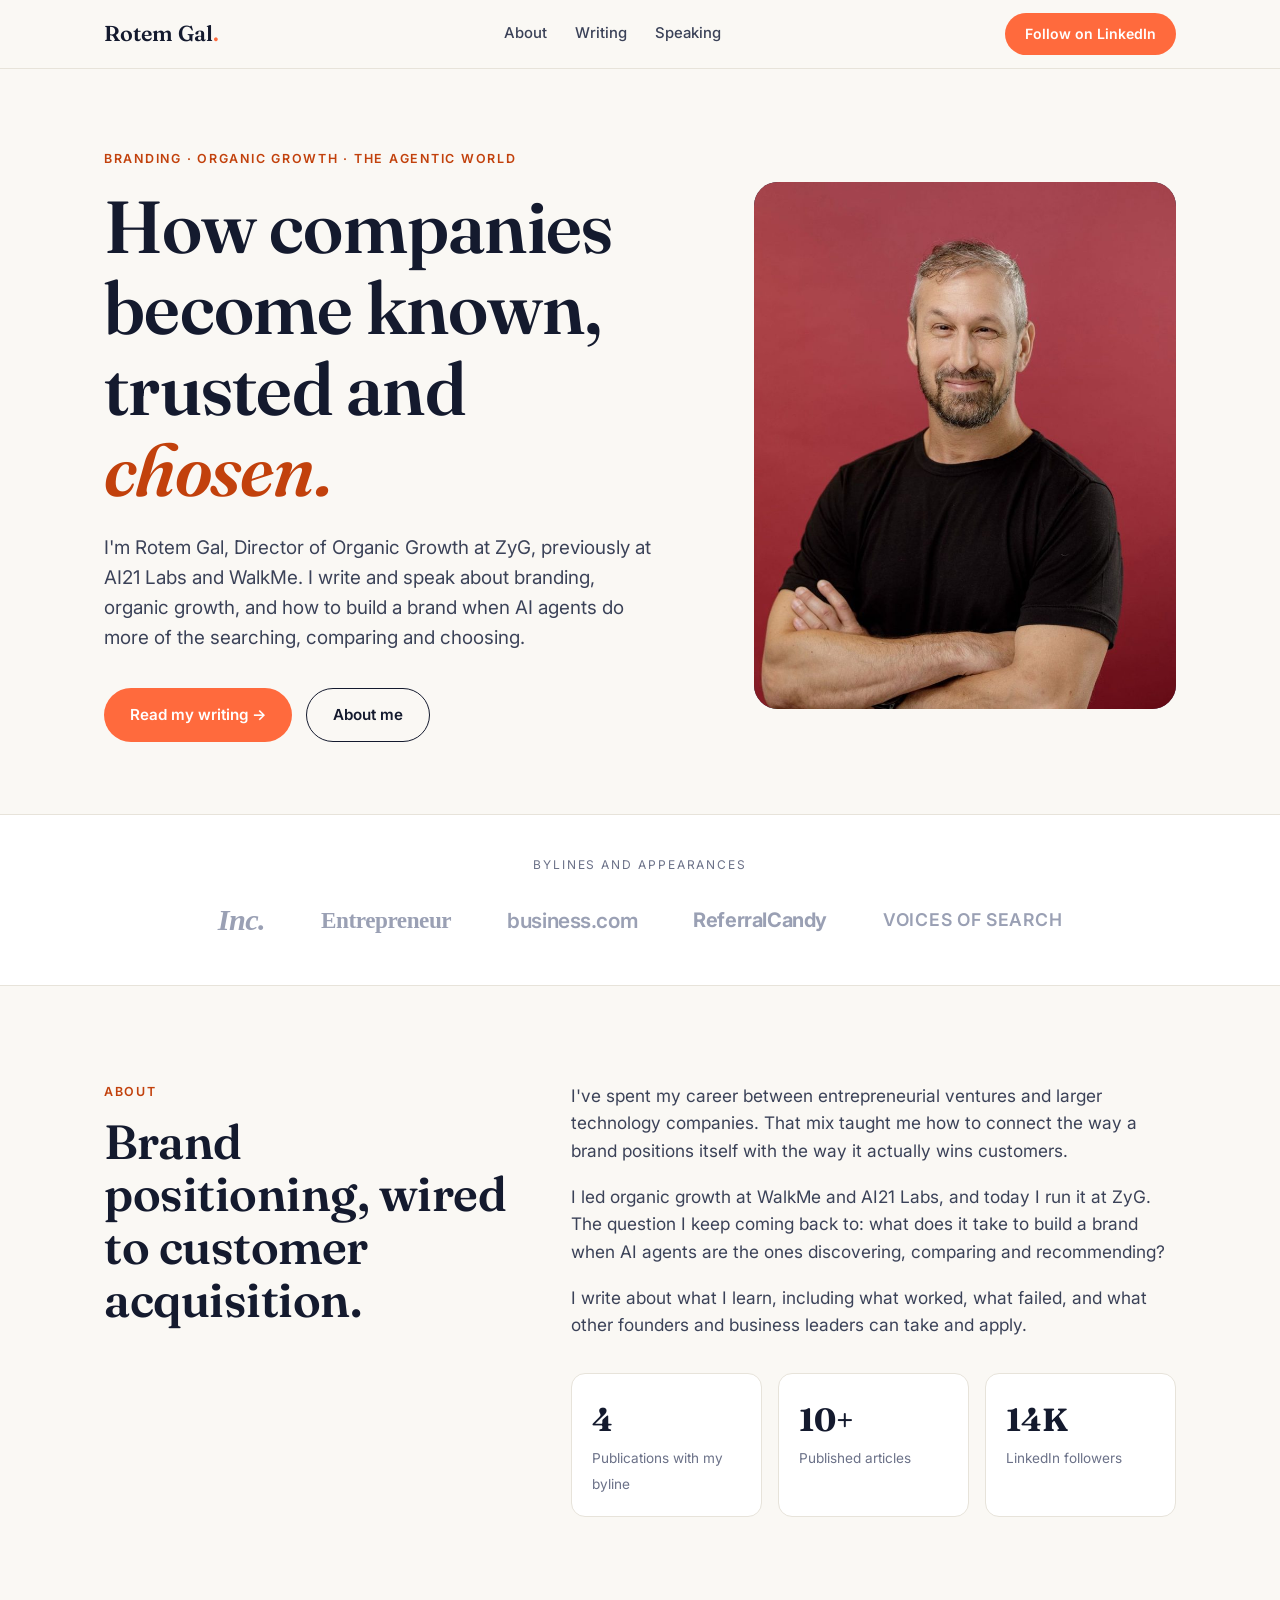
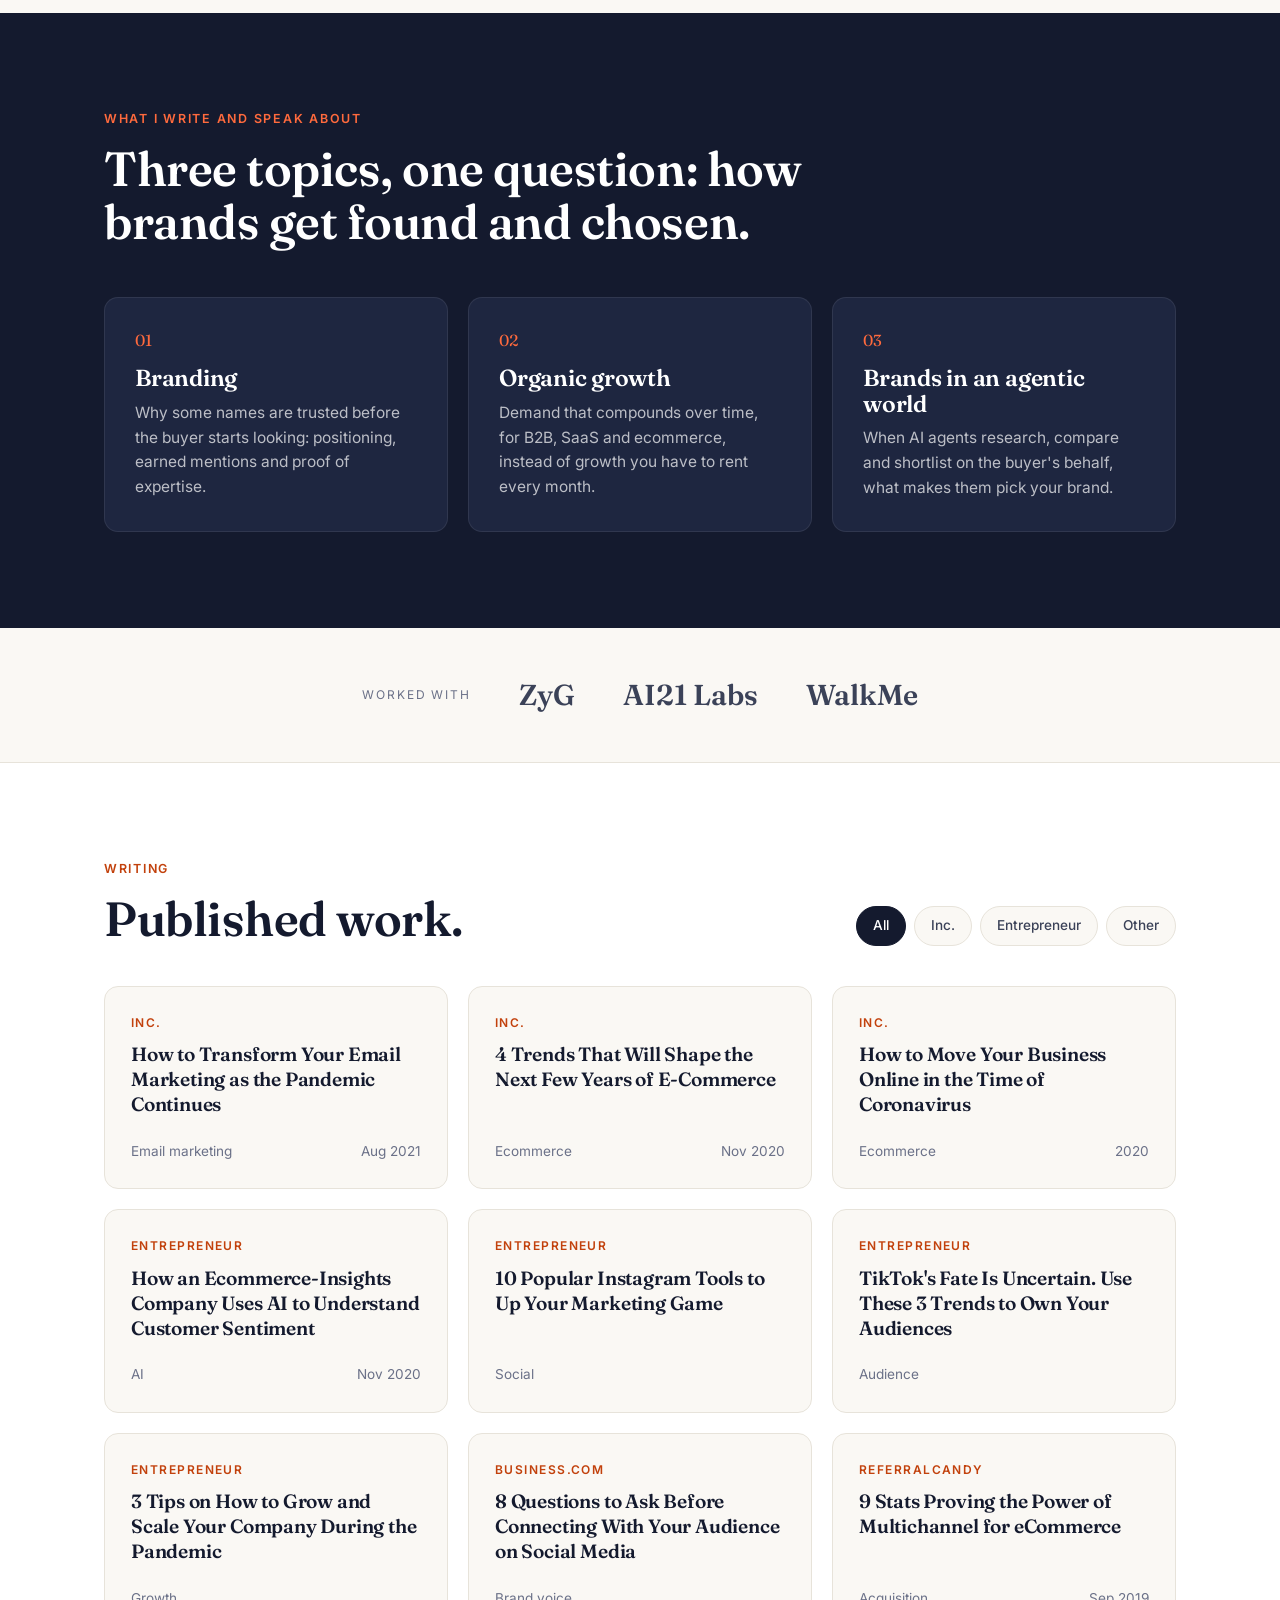
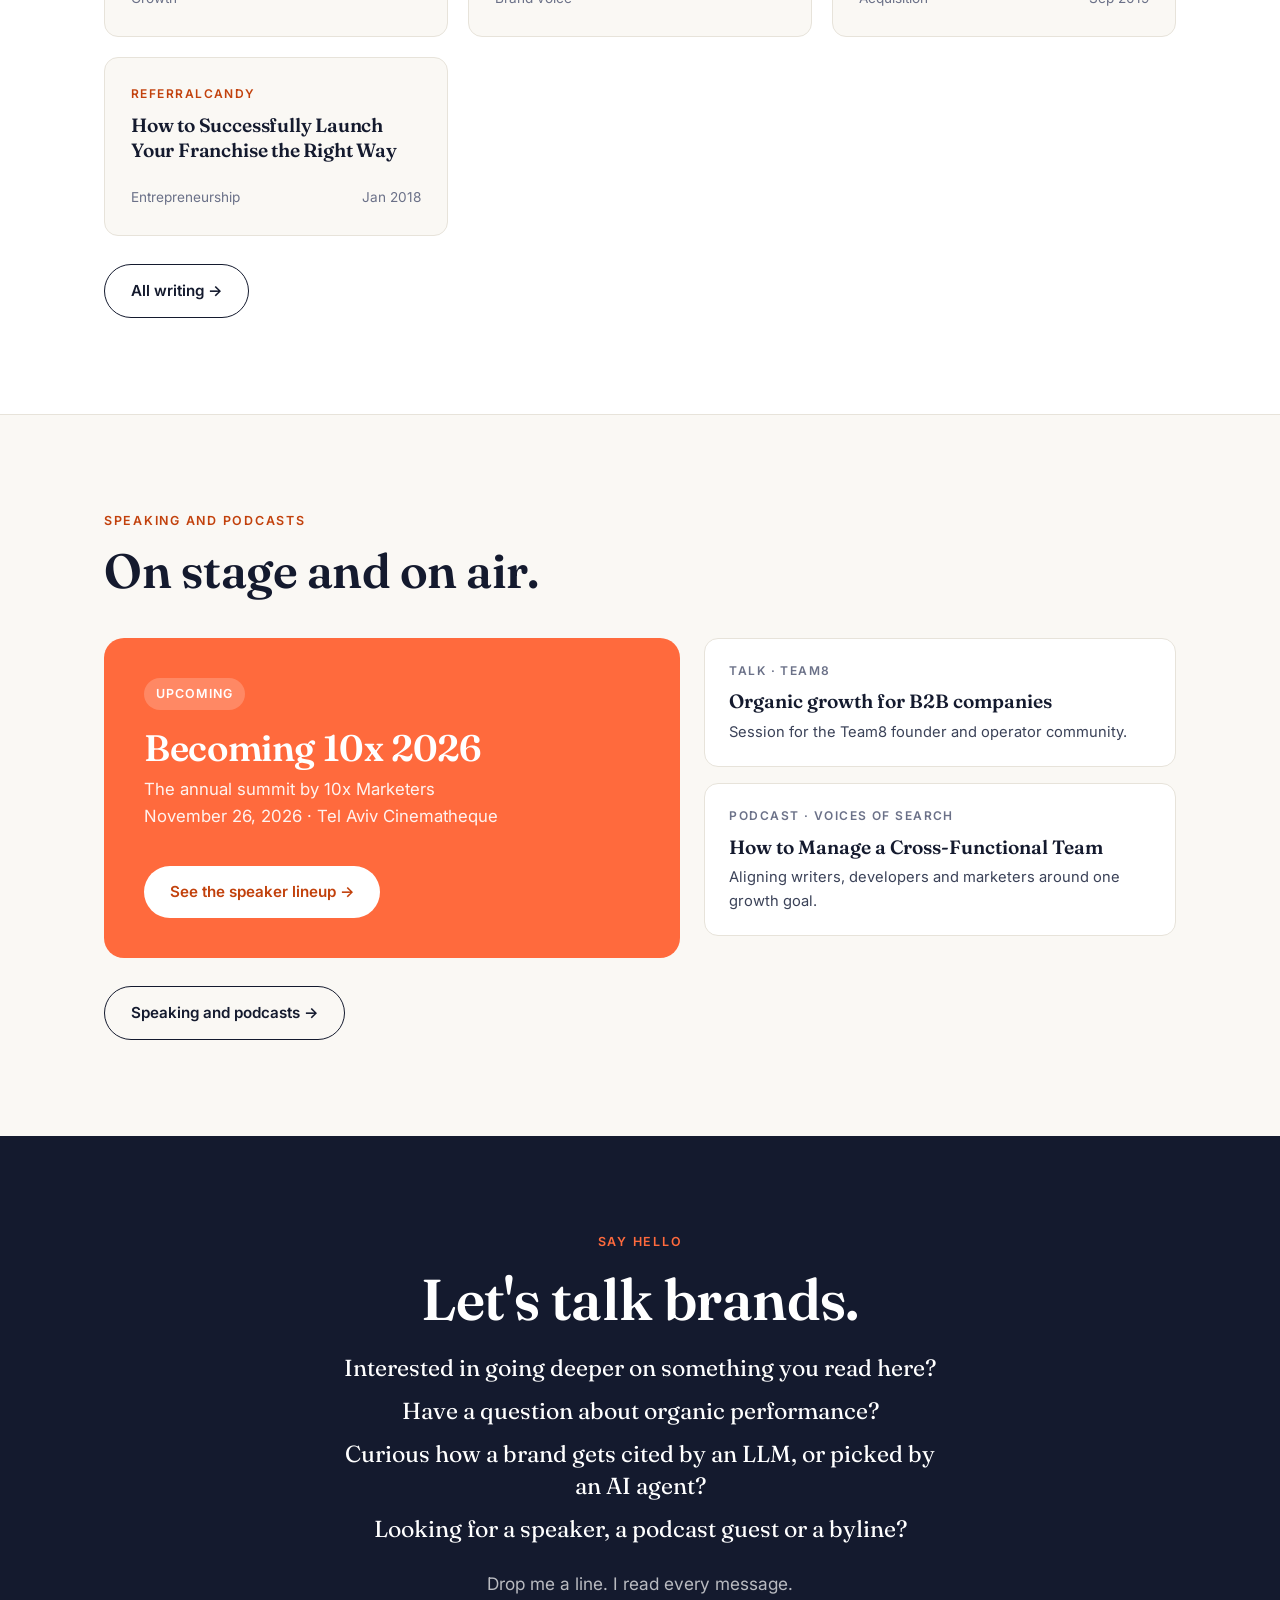
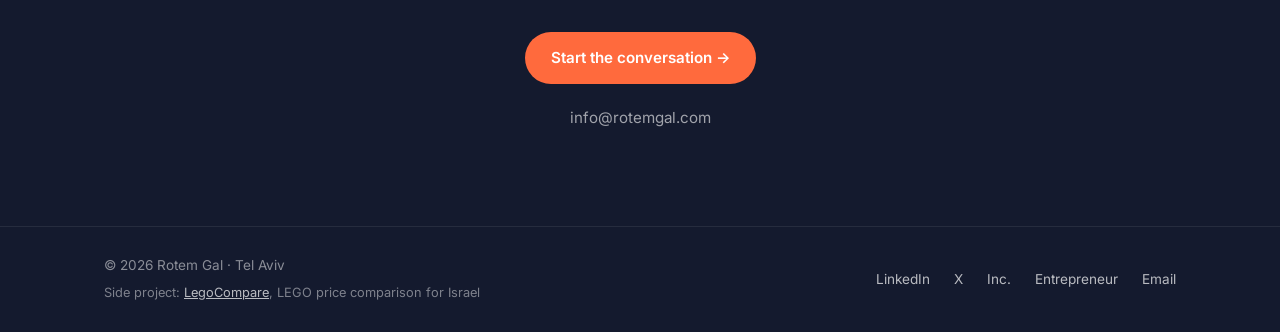
<file: index.html>
<!doctype html>
<html lang="en">
<head>
<meta charset="utf-8">
<meta name="viewport" content="width=device-width, initial-scale=1">
<title>Rotem Gal - Branding and Organic Growth in an Agentic World</title>
<meta name="description" content="Rotem Gal writes and speaks about branding, organic growth and how to build brands in an agentic world. Director of Organic Growth at ZyG, previously AI21 Labs and WalkMe.">
<link rel="canonical" href="https://www.rotem-gal.com/">
<meta name="author" content="Rotem Gal">
<meta property="og:type" content="profile">
<meta property="og:site_name" content="Rotem Gal">
<meta property="og:title" content="Rotem Gal - Branding and Organic Growth in an Agentic World">
<meta property="og:description" content="Rotem Gal writes and speaks about branding, organic growth and how to build brands in an agentic world. Director of Organic Growth at ZyG, previously AI21 Labs and WalkMe.">
<meta property="og:url" content="https://www.rotem-gal.com/">
<meta property="og:image" content="https://www.rotem-gal.com/og-image.png">
<meta property="og:image:width" content="1200">
<meta property="og:image:height" content="630">
<meta name="twitter:card" content="summary_large_image">
<meta name="twitter:site" content="@gal_rotem">
<meta name="twitter:creator" content="@gal_rotem">
<link rel="icon" href="/icon-192.png" type="image/png" sizes="192x192">
<link rel="icon" href="/favicon-96x96.png" type="image/png" sizes="96x96">
<link rel="icon" href="/favicon.ico" sizes="48x48">
<link rel="apple-touch-icon" href="/apple-touch-icon.png">
<link rel="manifest" href="/site.webmanifest">
<link rel="alternate" type="text/plain" href="/llms.txt" title="llms.txt">
<meta name="theme-color" content="#141a2e">
<meta property="og:image:alt" content="Rotem Gal">
<link rel="preconnect" href="https://fonts.googleapis.com">
<link rel="preconnect" href="https://fonts.gstatic.com" crossorigin>
<link href="https://fonts.googleapis.com/css2?family=Fraunces:opsz,wght@9..144,400;9..144,600&family=Inter:wght@400;500;600&display=swap" rel="stylesheet">
<link rel="stylesheet" href="/styles.css">
<script type="application/ld+json">
{
 "@context": "https://schema.org",
 "@graph": [
  {
   "@type": "WebSite",
   "@id": "https://www.rotem-gal.com/#website",
   "url": "https://www.rotem-gal.com/",
   "name": "Rotem Gal",
   "inLanguage": "en",
   "publisher": {
    "@id": "https://www.rotem-gal.com/#person"
   },
   "about": {
    "@id": "https://www.rotem-gal.com/#person"
   }
  },
  {
   "@type": "Person",
   "@id": "https://www.rotem-gal.com/#person",
   "name": "Rotem Gal",
   "alternateName": "רותם גל",
   "url": "https://www.rotem-gal.com/",
   "mainEntityOfPage": "https://www.rotem-gal.com/about",
   "description": "Rotem Gal is an organic growth leader who writes and speaks about branding, organic growth, and how companies can build their brands as AI agents take on more of the work of searching, comparing, and choosing.",
   "email": "mailto:info@rotemgal.com",
   "jobTitle": "Director of Organic Growth",
   "worksFor": {
    "@type": "Organization",
    "name": "ZyG",
    "url": "https://www.zyg.com/",
    "sameAs": "https://www.wikidata.org/wiki/Q141575251"
   },
   "alumniOf": [
    {
     "@type": "CollegeOrUniversity",
     "name": "Netanya Academic College",
     "sameAs": "https://www.wikidata.org/wiki/Q2905352"
    },
    {
     "@type": "Organization",
     "name": "AI21 Labs",
     "url": "https://www.ai21.com/",
     "sameAs": "https://www.wikidata.org/wiki/Q113030551"
    },
    {
     "@type": "Organization",
     "name": "WalkMe",
     "url": "https://www.walkme.com/",
     "sameAs": "https://www.wikidata.org/wiki/Q18156830"
    }
   ],
   "homeLocation": {
    "@type": "Place",
    "name": "Tel Aviv, Israel"
   },
   "nationality": {
    "@type": "Country",
    "name": "Israel"
   },
   "birthDate": "1984",
   "birthPlace": {
    "@type": "Place",
    "name": "Tel Aviv, Israel"
   },
   "gender": "Male",
   "hasOccupation": [
    {
     "@type": "Occupation",
     "name": "Organic growth leader"
    },
    {
     "@type": "Occupation",
     "name": "Marketer"
    },
    {
     "@type": "Occupation",
     "name": "Writer"
    }
   ],
   "knowsLanguage": [
    "en",
    "he"
   ],
   "knowsAbout": [
    "Branding",
    "Brand building",
    "Organic growth",
    "AI agents",
    "Agentic commerce",
    "Ecommerce",
    "Customer behavior"
   ],
   "sameAs": [
    "https://www.linkedin.com/in/rotemgal/",
    "https://x.com/gal_rotem",
    "https://www.inc.com/author/rotem-gal",
    "https://www.entrepreneur.com/author/rotem-gal",
    "https://www.referralcandy.com/author/rotemg",
    "https://www.wikidata.org/wiki/Q141575278"
   ],
   "image": {
    "@type": "ImageObject",
    "url": "https://www.rotem-gal.com/images/rotem-gal-square.jpg",
    "caption": "Rotem Gal"
   }
  },
  {
   "@type": "ProfilePage",
   "@id": "https://www.rotem-gal.com/#webpage",
   "url": "https://www.rotem-gal.com/",
   "name": "Rotem Gal - Branding and Organic Growth in an Agentic World",
   "description": "Rotem Gal writes and speaks about branding, organic growth and how to build brands in an agentic world. Director of Organic Growth at ZyG, previously AI21 Labs and WalkMe.",
   "isPartOf": {
    "@id": "https://www.rotem-gal.com/#website"
   },
   "about": {
    "@id": "https://www.rotem-gal.com/#person"
   },
   "inLanguage": "en",
   "mainEntity": {
    "@id": "https://www.rotem-gal.com/#person"
   }
  }
 ]
}
</script>
</head>
<body>

<header>
  <nav class="wrap">
    <a href="/" class="logo">Rotem Gal<span>.</span></a>
    <ul class="nav-links">
      <li><a href="/about">About</a></li>
      <li><a href="/writing">Writing</a></li>
      <li><a href="/speaking">Speaking</a></li>
    </ul>
    <a href="https://www.linkedin.com/in/rotemgal/" target="_blank" rel="noopener me" class="btn btn-primary nav-cta">Follow on LinkedIn</a>
  </nav>
</header>

<main>

<!-- HERO -->
<section class="hero">
  <div class="wrap hero-grid">
    <div>
      <div class="eyebrow">Branding · Organic growth · The agentic world</div>
      <h1>How companies become known, trusted and <em>chosen.</em></h1>
      <p class="lead">I'm Rotem Gal, Director of Organic Growth at ZyG, previously at AI21 Labs and WalkMe. I write and speak about branding, organic growth, and how to build a brand when AI agents do more of the searching, comparing and choosing.</p>
      <div class="hero-ctas">
        <a href="#writing" class="btn btn-primary">Read my writing &rarr;</a>
        <a href="/about" class="btn btn-ghost">About me</a>
      </div>
    </div>
    <div class="portrait">
      <img src="/images/rotem-gal-800.jpg" srcset="/images/rotem-gal-800.jpg 800w, /images/rotem-gal.jpg 1200w" sizes="(max-width:900px) 380px, 440px" width="800" height="1000" alt="Rotem Gal" fetchpriority="high">
    </div>
  </div>
</section>

<!-- FEATURED IN -->
<div class="featured">
  <div class="wrap">
    <div class="label">Bylines and appearances</div>
    <div class="logo-row">
      <a href="https://www.inc.com/author/rotem-gal" target="_blank" rel="noopener" class="wm wm-inc">Inc.</a>
      <a href="https://www.entrepreneur.com/author/rotem-gal" target="_blank" rel="noopener" class="wm wm-ent">Entrepreneur</a>
      <a href="https://www.business.com/articles/questions-before-connecting-audience-on-social-media/" target="_blank" rel="noopener" class="wm wm-biz">business.com</a>
      <a href="https://www.referralcandy.com/author/rotemg" target="_blank" rel="noopener" class="wm wm-rc">ReferralCandy</a>
      <a href="https://www.ivoox.com/en/how-to-manage-a-cross-functional-team-audios-mp3_rf_137171899_1.html" target="_blank" rel="noopener" class="wm wm-voices">Voices of Search</a>
    </div>
  </div>
</div>

<!-- ABOUT -->
<section id="about" class="about">
  <div class="wrap about-grid">
    <div>
      <div class="eyebrow">About</div>
      <h2>Brand positioning, wired to customer acquisition.</h2>
    </div>
    <div class="about-body">
      <p>I've spent my career between entrepreneurial ventures and larger technology companies. That mix taught me how to connect the way a brand positions itself with the way it actually wins customers.</p>
      <p>I led organic growth at WalkMe and AI21 Labs, and today I run it at ZyG. The question I keep coming back to: what does it take to build a brand when AI agents are the ones discovering, comparing and recommending?</p>
      <p>I write about what I learn, including what worked, what failed, and what other founders and business leaders can take and apply.</p>
      <div class="stats">
        <div class="stat"><b>4</b><span>Publications with my byline</span></div>
        <div class="stat"><b>10+</b><span>Published articles</span></div>
        <div class="stat"><b>14K</b><span>LinkedIn followers</span></div>
      </div>
    </div>
  </div>
</section>

<!-- FOCUS -->
<section class="focus">
  <div class="wrap">
    <div class="eyebrow">What I write and speak about</div>
    <h2>Three topics, one question: how brands get found and chosen.</h2>
    <div class="focus-grid">
      <div class="focus-card">
        <div class="n">01</div>
        <h3>Branding</h3>
        <p>Why some names are trusted before the buyer starts looking: positioning, earned mentions and proof of expertise.</p>
      </div>
      <div class="focus-card">
        <div class="n">02</div>
        <h3>Organic growth</h3>
        <p>Demand that compounds over time, for B2B, SaaS and ecommerce, instead of growth you have to rent every month.</p>
      </div>
      <div class="focus-card">
        <div class="n">03</div>
        <h3>Brands in an agentic world</h3>
        <p>When AI agents research, compare and shortlist on the buyer's behalf, what makes them pick your brand.</p>
      </div>
    </div>
  </div>
</section>

<!-- COMPANIES -->
<div class="worked">
  <div class="wrap">
    <span class="label">Worked with</span>
    <span class="co">ZyG</span>
    <span class="co">AI21 Labs</span>
    <span class="co">WalkMe</span>
  </div>
</div>

<!-- WRITING -->
<section id="writing" class="writing">
  <div class="wrap">
    <div class="sec-head">
      <div>
        <div class="eyebrow">Writing</div>
        <h2>Published work.</h2>
      </div>
      <div class="filters" role="group" aria-label="Filter by publication">
        <button class="on" data-f="all">All</button>
        <button data-f="inc">Inc.</button>
        <button data-f="ent">Entrepreneur</button>
        <button data-f="other">Other</button>
      </div>
    </div>
    <div class="articles">
      <a class="article" data-p="inc" href="https://www.inc.com/rotem-gal/how-to-transform-your-email-marketing-as-pandemic-continues.html" target="_blank" rel="noopener">
        <div><div class="pub">Inc.</div><h3>How to Transform Your Email Marketing as the Pandemic Continues</h3></div>
        <div class="meta"><span>Email marketing</span><span>Aug 2021</span></div>
      </a>
      <a class="article" data-p="inc" href="https://www.inc.com/rotem-gal/4-trends-that-will-shape-next-few-years-of-e-commerce.html" target="_blank" rel="noopener">
        <div><div class="pub">Inc.</div><h3>4 Trends That Will Shape the Next Few Years of E-Commerce</h3></div>
        <div class="meta"><span>Ecommerce</span><span>Nov 2020</span></div>
      </a>
      <a class="article" data-p="inc" href="https://www.inc.com/rotem-gal/how-to-move-your-business-online-in-time-of-coronavirus.html" target="_blank" rel="noopener">
        <div><div class="pub">Inc.</div><h3>How to Move Your Business Online in the Time of Coronavirus</h3></div>
        <div class="meta"><span>Ecommerce</span><span>2020</span></div>
      </a>
      <a class="article" data-p="ent" href="https://www.entrepreneur.com/science-technology/how-an-ecommerce-insights-company-uses-ai-to-understand/358765" target="_blank" rel="noopener">
        <div><div class="pub">Entrepreneur</div><h3>How an Ecommerce-Insights Company Uses AI to Understand Customer Sentiment</h3></div>
        <div class="meta"><span>AI</span><span>Nov 2020</span></div>
      </a>
      <a class="article" data-p="ent" href="https://www.entrepreneur.com/growing-a-business/10-popular-instagram-tools-to-up-your-marketing-game/366358" target="_blank" rel="noopener">
        <div><div class="pub">Entrepreneur</div><h3>10 Popular Instagram Tools to Up Your Marketing Game</h3></div>
        <div class="meta"><span>Social</span><span></span></div>
      </a>
      <a class="article" data-p="ent" href="https://www.entrepreneur.com/business-news/tiktoks-fate-is-uncertain-use-these-3-trends-to-own-your/356296" target="_blank" rel="noopener">
        <div><div class="pub">Entrepreneur</div><h3>TikTok's Fate Is Uncertain. Use These 3 Trends to Own Your Audiences</h3></div>
        <div class="meta"><span>Audience</span><span></span></div>
      </a>
      <a class="article" data-p="ent" href="https://www.entrepreneur.com/growing-a-business/3-tips-on-how-to-grow-and-scale-your-company-during-the/357573" target="_blank" rel="noopener">
        <div><div class="pub">Entrepreneur</div><h3>3 Tips on How to Grow and Scale Your Company During the Pandemic</h3></div>
        <div class="meta"><span>Growth</span><span></span></div>
      </a>
      <a class="article" data-p="other" href="https://www.business.com/articles/questions-before-connecting-audience-on-social-media/" target="_blank" rel="noopener">
        <div><div class="pub">business.com</div><h3>8 Questions to Ask Before Connecting With Your Audience on Social Media</h3></div>
        <div class="meta"><span>Brand voice</span><span></span></div>
      </a>
      <a class="article" data-p="other" href="https://www.referralcandy.com/blog/multichannel-statistics/" target="_blank" rel="noopener">
        <div><div class="pub">ReferralCandy</div><h3>9 Stats Proving the Power of Multichannel for eCommerce</h3></div>
        <div class="meta"><span>Acquisition</span><span>Sep 2019</span></div>
      </a>
      <a class="article" data-p="other" href="https://www.referralcandy.com/blog/franchise-launch/" target="_blank" rel="noopener">
        <div><div class="pub">ReferralCandy</div><h3>How to Successfully Launch Your Franchise the Right Way</h3></div>
        <div class="meta"><span>Entrepreneurship</span><span>Jan 2018</span></div>
      </a>
    </div>
    <p style="margin-top:28px"><a href="/writing" class="btn btn-ghost">All writing &rarr;</a></p>
  </div>
</section>

<!-- SPEAKING -->
<section id="speaking">
  <div class="wrap">
    <div class="eyebrow">Speaking and podcasts</div>
    <h2 style="font-size:clamp(2rem,4vw,3rem);margin-top:14px">On stage and on air.</h2>
    <div class="speak-grid">
      <div class="event-main">
        <div>
          <span class="tag">Upcoming</span>
          <h3>Becoming 10x 2026</h3>
          <div class="when">The annual summit by 10x Marketers<br>November 26, 2026 · Tel Aviv Cinematheque</div>
        </div>
        <a href="https://www.becoming10x.com/#speakers" target="_blank" rel="noopener" class="btn">See the speaker lineup &rarr;</a>
      </div>
      <div class="event-list">
        <a class="event" href="https://www.linkedin.com/posts/rotemgal_spoke-at-team8-yesterday-about-why-seo-still-activity-7326237999241867264-Nn3J" target="_blank" rel="noopener">
          <div class="kind">Talk · Team8</div>
          <h4>Organic growth for B2B companies</h4>
          <p>Session for the Team8 founder and operator community.</p>
        </a>
        <a class="event" href="https://www.ivoox.com/en/how-to-manage-a-cross-functional-team-audios-mp3_rf_137171899_1.html" target="_blank" rel="noopener">
          <div class="kind">Podcast · Voices of Search</div>
          <h4>How to Manage a Cross-Functional Team</h4>
          <p>Aligning writers, developers and marketers around one growth goal.</p>
        </a>
      </div>
    </div>
    <p style="margin-top:28px"><a href="/speaking" class="btn btn-ghost">Speaking and podcasts &rarr;</a></p>
  </div>
</section>

<!-- CONTACT -->
<section id="contact" class="contact">
  <div class="wrap">
    <div class="eyebrow">Say hello</div>
    <h2>Let's talk brands.</h2>
    <ul class="asks">
      <li>Interested in going deeper on something you read here?</li>
      <li>Have a question about organic performance?</li>
      <li>Curious how a brand gets cited by an LLM, or picked by an AI agent?</li>
      <li>Looking for a speaker, a podcast guest or a byline?</li>
    </ul>
    <p>Drop me a line. I read every message.</p>
    <a href="mailto:info@rotemgal.com?subject=Hi%20Rotem" class="btn btn-primary">Start the conversation &rarr;</a>
    <span class="mail">info@rotemgal.com</span>
  </div>
</section>


</main>

<footer>
  <div class="wrap">
    <span>&copy; <span id="y">2026</span> Rotem Gal · Tel Aviv<br><span class="side">Side project: <a href="https://www.legocompare.com/" target="_blank" rel="noopener">LegoCompare</a>, LEGO price comparison for Israel</span></span>
    <span>
      <a href="https://www.linkedin.com/in/rotemgal/" target="_blank" rel="noopener me">LinkedIn</a>
      <a href="https://x.com/gal_rotem" target="_blank" rel="noopener me">X</a>
      <a href="https://www.inc.com/author/rotem-gal" target="_blank" rel="noopener me">Inc.</a>
      <a href="https://www.entrepreneur.com/author/rotem-gal" target="_blank" rel="noopener me">Entrepreneur</a>
      <a href="mailto:info@rotemgal.com">Email</a>
    </span>
  </div>
</footer>

<script>
  document.getElementById('y').textContent = new Date().getFullYear();
  document.querySelectorAll('.filters button').forEach((b, _, all) => b.addEventListener('click', () => {
    all.forEach(x => x.classList.remove('on')); b.classList.add('on');
    document.querySelectorAll('.article').forEach(a => {
      a.style.display = (b.dataset.f === 'all' || a.dataset.p === b.dataset.f) ? '' : 'none';
    });
  }));
  document.querySelectorAll('[data-copy]').forEach(b => b.addEventListener('click', () => {
    navigator.clipboard.writeText(document.getElementById(b.dataset.copy).innerText);
    b.textContent = 'Copied'; setTimeout(() => b.textContent = 'Copy', 1500);
  }));
</script>
</body>
</html>
</file>
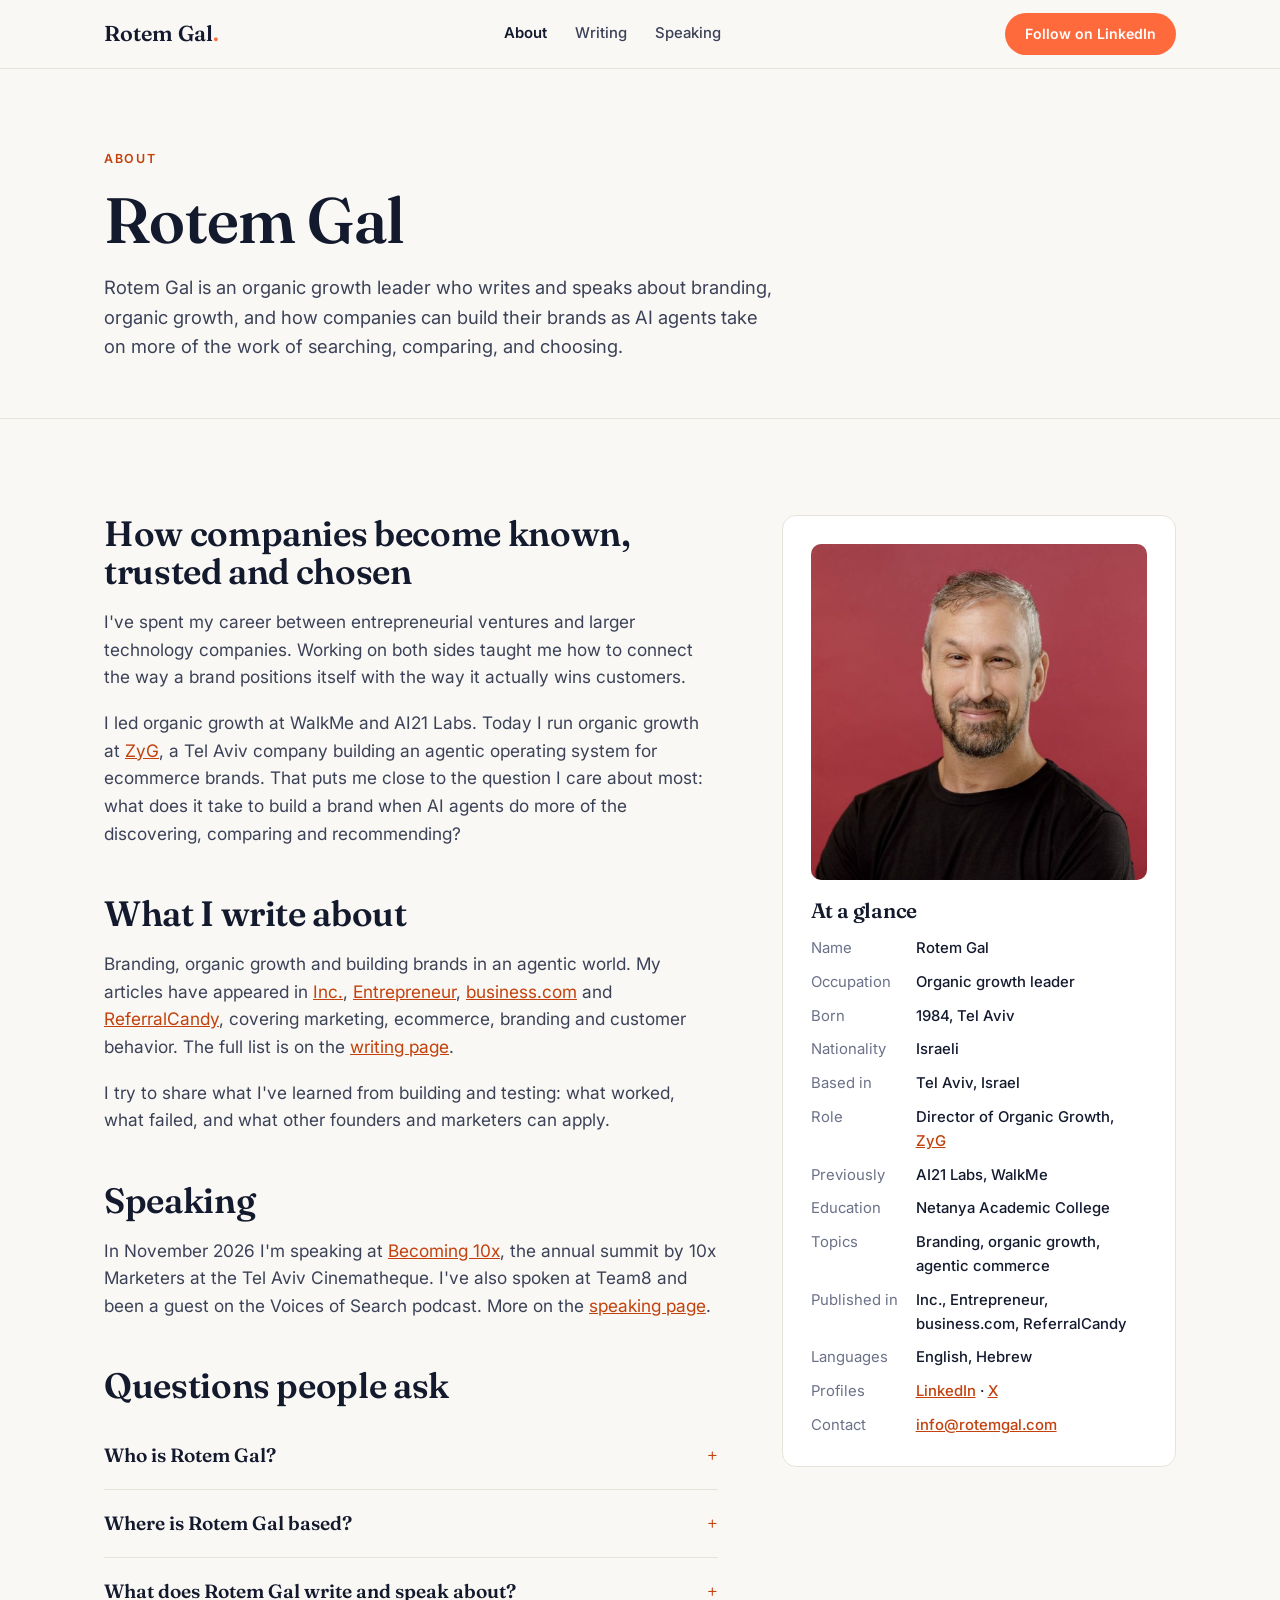
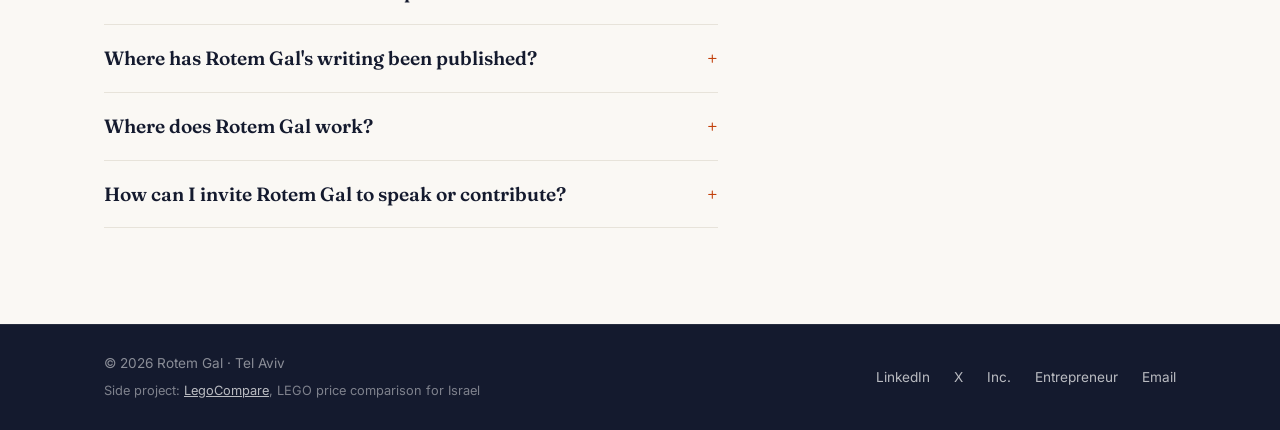
<file: about.html>
<!doctype html>
<html lang="en">
<head>
<meta charset="utf-8">
<meta name="viewport" content="width=device-width, initial-scale=1">
<title>About Rotem Gal - Director of Organic Growth at ZyG</title>
<meta name="description" content="Rotem Gal is an organic growth leader who writes and speaks about branding, organic growth, and how companies can build their brands as AI agents take on more of the work of searching, comparing, and choosing.">
<link rel="canonical" href="https://www.rotem-gal.com/about">
<meta name="author" content="Rotem Gal">
<meta property="og:type" content="profile">
<meta property="og:site_name" content="Rotem Gal">
<meta property="og:title" content="About Rotem Gal - Director of Organic Growth at ZyG">
<meta property="og:description" content="Rotem Gal is an organic growth leader who writes and speaks about branding, organic growth, and how companies can build their brands as AI agents take on more of the work of searching, comparing, and choosing.">
<meta property="og:url" content="https://www.rotem-gal.com/about">
<meta property="og:image" content="https://www.rotem-gal.com/og-image.png">
<meta property="og:image:width" content="1200">
<meta property="og:image:height" content="630">
<meta name="twitter:card" content="summary_large_image">
<meta name="twitter:site" content="@gal_rotem">
<meta name="twitter:creator" content="@gal_rotem">
<link rel="icon" href="/icon-192.png" type="image/png" sizes="192x192">
<link rel="icon" href="/favicon-96x96.png" type="image/png" sizes="96x96">
<link rel="icon" href="/favicon.ico" sizes="48x48">
<link rel="apple-touch-icon" href="/apple-touch-icon.png">
<link rel="manifest" href="/site.webmanifest">
<link rel="alternate" type="text/plain" href="/llms.txt" title="llms.txt">
<meta name="theme-color" content="#141a2e">
<meta property="og:image:alt" content="Rotem Gal">
<link rel="preconnect" href="https://fonts.googleapis.com">
<link rel="preconnect" href="https://fonts.gstatic.com" crossorigin>
<link href="https://fonts.googleapis.com/css2?family=Fraunces:opsz,wght@9..144,400;9..144,600&family=Inter:wght@400;500;600&display=swap" rel="stylesheet">
<link rel="stylesheet" href="/styles.css">
<script type="application/ld+json">
{
 "@context": "https://schema.org",
 "@graph": [
  {
   "@type": "WebSite",
   "@id": "https://www.rotem-gal.com/#website",
   "url": "https://www.rotem-gal.com/",
   "name": "Rotem Gal",
   "inLanguage": "en",
   "publisher": {
    "@id": "https://www.rotem-gal.com/#person"
   },
   "about": {
    "@id": "https://www.rotem-gal.com/#person"
   }
  },
  {
   "@type": "Person",
   "@id": "https://www.rotem-gal.com/#person",
   "name": "Rotem Gal",
   "alternateName": "רותם גל",
   "url": "https://www.rotem-gal.com/",
   "mainEntityOfPage": "https://www.rotem-gal.com/about",
   "description": "Rotem Gal is an organic growth leader who writes and speaks about branding, organic growth, and how companies can build their brands as AI agents take on more of the work of searching, comparing, and choosing.",
   "email": "mailto:info@rotemgal.com",
   "jobTitle": "Director of Organic Growth",
   "worksFor": {
    "@type": "Organization",
    "name": "ZyG",
    "url": "https://www.zyg.com/",
    "sameAs": "https://www.wikidata.org/wiki/Q141575251"
   },
   "alumniOf": [
    {
     "@type": "CollegeOrUniversity",
     "name": "Netanya Academic College",
     "sameAs": "https://www.wikidata.org/wiki/Q2905352"
    },
    {
     "@type": "Organization",
     "name": "AI21 Labs",
     "url": "https://www.ai21.com/",
     "sameAs": "https://www.wikidata.org/wiki/Q113030551"
    },
    {
     "@type": "Organization",
     "name": "WalkMe",
     "url": "https://www.walkme.com/",
     "sameAs": "https://www.wikidata.org/wiki/Q18156830"
    }
   ],
   "homeLocation": {
    "@type": "Place",
    "name": "Tel Aviv, Israel"
   },
   "nationality": {
    "@type": "Country",
    "name": "Israel"
   },
   "birthDate": "1984",
   "birthPlace": {
    "@type": "Place",
    "name": "Tel Aviv, Israel"
   },
   "gender": "Male",
   "hasOccupation": [
    {
     "@type": "Occupation",
     "name": "Organic growth leader"
    },
    {
     "@type": "Occupation",
     "name": "Marketer"
    },
    {
     "@type": "Occupation",
     "name": "Writer"
    }
   ],
   "knowsLanguage": [
    "en",
    "he"
   ],
   "knowsAbout": [
    "Branding",
    "Brand building",
    "Organic growth",
    "AI agents",
    "Agentic commerce",
    "Ecommerce",
    "Customer behavior"
   ],
   "sameAs": [
    "https://www.linkedin.com/in/rotemgal/",
    "https://x.com/gal_rotem",
    "https://www.inc.com/author/rotem-gal",
    "https://www.entrepreneur.com/author/rotem-gal",
    "https://www.referralcandy.com/author/rotemg",
    "https://www.wikidata.org/wiki/Q141575278"
   ],
   "image": {
    "@type": "ImageObject",
    "url": "https://www.rotem-gal.com/images/rotem-gal-square.jpg",
    "caption": "Rotem Gal"
   }
  },
  {
   "@type": "ProfilePage",
   "@id": "https://www.rotem-gal.com/about#webpage",
   "url": "https://www.rotem-gal.com/about",
   "name": "About Rotem Gal - Director of Organic Growth at ZyG",
   "description": "Rotem Gal is an organic growth leader who writes and speaks about branding, organic growth, and how companies can build their brands as AI agents take on more of the work of searching, comparing, and choosing.",
   "isPartOf": {
    "@id": "https://www.rotem-gal.com/#website"
   },
   "about": {
    "@id": "https://www.rotem-gal.com/#person"
   },
   "inLanguage": "en",
   "mainEntity": {
    "@id": "https://www.rotem-gal.com/#person"
   },
   "breadcrumb": {
    "@id": "https://www.rotem-gal.com/about#breadcrumb"
   }
  },
  {
   "@type": "FAQPage",
   "@id": "https://www.rotem-gal.com/about#faq",
   "mainEntity": [
    {
     "@type": "Question",
     "name": "Who is Rotem Gal?",
     "acceptedAnswer": {
      "@type": "Answer",
      "text": "Rotem Gal is an organic growth leader who writes and speaks about branding, organic growth, and how companies can build their brands as AI agents take on more of the work of searching, comparing, and choosing."
     }
    },
    {
     "@type": "Question",
     "name": "Where is Rotem Gal based?",
     "acceptedAnswer": {
      "@type": "Answer",
      "text": "Rotem Gal is based in Tel Aviv, Israel."
     }
    },
    {
     "@type": "Question",
     "name": "What does Rotem Gal write and speak about?",
     "acceptedAnswer": {
      "@type": "Answer",
      "text": "Rotem Gal writes and speaks about branding, organic growth, and how brands get discovered, trusted and chosen when AI assistants and agents do more of the research for the buyer."
     }
    },
    {
     "@type": "Question",
     "name": "Where has Rotem Gal's writing been published?",
     "acceptedAnswer": {
      "@type": "Answer",
      "text": "Rotem Gal's articles have been published in Inc., Entrepreneur, business.com and ReferralCandy, covering marketing, ecommerce, branding and customer behavior."
     }
    },
    {
     "@type": "Question",
     "name": "Where does Rotem Gal work?",
     "acceptedAnswer": {
      "@type": "Answer",
      "text": "Rotem Gal is Director of Organic Growth at ZyG, a Tel Aviv company building an agentic operating system for ecommerce brands. Rotem previously worked at AI21 Labs and WalkMe."
     }
    },
    {
     "@type": "Question",
     "name": "How can I invite Rotem Gal to speak or contribute?",
     "acceptedAnswer": {
      "@type": "Answer",
      "text": "Email info@rotemgal.com with the event, podcast or publication, the audience and the date."
     }
    }
   ]
  },
  {
   "@type": "BreadcrumbList",
   "@id": "https://www.rotem-gal.com/about#breadcrumb",
   "itemListElement": [
    {
     "@type": "ListItem",
     "position": 1,
     "name": "Home",
     "item": "https://www.rotem-gal.com/"
    },
    {
     "@type": "ListItem",
     "position": 2,
     "name": "About",
     "item": "https://www.rotem-gal.com/about"
    }
   ]
  }
 ]
}
</script>
</head>
<body>

<header>
  <nav class="wrap">
    <a href="/" class="logo">Rotem Gal<span>.</span></a>
    <ul class="nav-links">
      <li><a href="/about" class="on">About</a></li>
      <li><a href="/writing">Writing</a></li>
      <li><a href="/speaking">Speaking</a></li>
    </ul>
    <a href="https://www.linkedin.com/in/rotemgal/" target="_blank" rel="noopener me" class="btn btn-primary nav-cta">Follow on LinkedIn</a>
  </nav>
</header>

<main>
<section class="page-hero">
  <div class="wrap">
    <div class="eyebrow">About</div>
    <h1>Rotem Gal</h1>
    <p>Rotem Gal is an organic growth leader who writes and speaks about branding, organic growth, and how companies can build their brands as AI agents take on more of the work of searching, comparing, and choosing.</p>
  </div>
</section>

<section>
  <div class="wrap two-col">
    <div class="prose">
      <h2>How companies become known, trusted and chosen</h2>
      <p>I've spent my career between entrepreneurial ventures and larger technology companies. Working on both sides taught me how to connect the way a brand positions itself with the way it actually wins customers.</p>
      <p>I led organic growth at WalkMe and AI21 Labs. Today I run organic growth at <a href="https://www.zyg.com/" target="_blank" rel="noopener">ZyG</a>, a Tel Aviv company building an agentic operating system for ecommerce brands. That puts me close to the question I care about most: what does it take to build a brand when AI agents do more of the discovering, comparing and recommending?</p>

      <h2>What I write about</h2>
      <p>Branding, organic growth and building brands in an agentic world. My articles have appeared in <a href="https://www.inc.com/author/rotem-gal" target="_blank" rel="noopener">Inc.</a>, <a href="https://www.entrepreneur.com/author/rotem-gal" target="_blank" rel="noopener">Entrepreneur</a>, <a href="https://www.business.com/articles/questions-before-connecting-audience-on-social-media/" target="_blank" rel="noopener">business.com</a> and <a href="https://www.referralcandy.com/author/rotemg" target="_blank" rel="noopener">ReferralCandy</a>, covering marketing, ecommerce, branding and customer behavior. The full list is on the <a href="/writing">writing page</a>.</p>
      <p>I try to share what I've learned from building and testing: what worked, what failed, and what other founders and marketers can apply.</p>

      <h2>Speaking</h2>
      <p>In November 2026 I'm speaking at <a href="https://www.becoming10x.com/" target="_blank" rel="noopener">Becoming 10x</a>, the annual summit by 10x Marketers at the Tel Aviv Cinematheque. I've also spoken at Team8 and been a guest on the Voices of Search podcast. More on the <a href="/speaking">speaking page</a>.</p>

      <h2>Questions people ask</h2>
      <div class="faq">
        <details><summary>Who is Rotem Gal?</summary><p>Rotem Gal is an organic growth leader who writes and speaks about branding, organic growth, and how companies can build their brands as AI agents take on more of the work of searching, comparing, and choosing.</p></details>
        <details><summary>Where is Rotem Gal based?</summary><p>Rotem Gal is based in Tel Aviv, Israel.</p></details>
        <details><summary>What does Rotem Gal write and speak about?</summary><p>Rotem Gal writes and speaks about branding, organic growth, and how brands get discovered, trusted and chosen when AI assistants and agents do more of the research for the buyer.</p></details>
        <details><summary>Where has Rotem Gal's writing been published?</summary><p>Rotem Gal's articles have been published in Inc., Entrepreneur, business.com and ReferralCandy, covering marketing, ecommerce, branding and customer behavior.</p></details>
        <details><summary>Where does Rotem Gal work?</summary><p>Rotem Gal is Director of Organic Growth at ZyG, a Tel Aviv company building an agentic operating system for ecommerce brands. Rotem previously worked at AI21 Labs and WalkMe.</p></details>
        <details><summary>How can I invite Rotem Gal to speak or contribute?</summary><p>Email info@rotemgal.com with the event, podcast or publication, the audience and the date.</p></details>
      </div>
    </div>

    <aside class="facts">
      <img class="facts-photo" src="/images/rotem-gal-square.jpg" alt="Rotem Gal" width="1000" height="1000" loading="lazy">
      <h2>At a glance</h2>
      <dl>
        <dt>Name</dt><dd>Rotem Gal</dd>
        <dt>Occupation</dt><dd>Organic growth leader</dd>
        <dt>Born</dt><dd>1984, Tel Aviv</dd>
        <dt>Nationality</dt><dd>Israeli</dd>
        <dt>Based in</dt><dd>Tel Aviv, Israel</dd>
        <dt>Role</dt><dd>Director of Organic Growth, <a href="https://www.zyg.com/" target="_blank" rel="noopener">ZyG</a></dd>
        <dt>Previously</dt><dd>AI21 Labs, WalkMe</dd>
        <dt>Education</dt><dd>Netanya Academic College</dd>
        <dt>Topics</dt><dd>Branding, organic growth, agentic commerce</dd>
        <dt>Published in</dt><dd>Inc., Entrepreneur, business.com, ReferralCandy</dd>
        <dt>Languages</dt><dd>English, Hebrew</dd>
        <dt>Profiles</dt><dd><a href="https://www.linkedin.com/in/rotemgal/" target="_blank" rel="noopener me">LinkedIn</a> · <a href="https://x.com/gal_rotem" target="_blank" rel="noopener me">X</a></dd>
        <dt>Contact</dt><dd><a href="mailto:info@rotemgal.com">info@rotemgal.com</a></dd>
      </dl>
    </aside>
  </div>
</section>
</main>

<footer>
  <div class="wrap">
    <span>&copy; <span id="y">2026</span> Rotem Gal · Tel Aviv<br><span class="side">Side project: <a href="https://www.legocompare.com/" target="_blank" rel="noopener">LegoCompare</a>, LEGO price comparison for Israel</span></span>
    <span>
      <a href="https://www.linkedin.com/in/rotemgal/" target="_blank" rel="noopener me">LinkedIn</a>
      <a href="https://x.com/gal_rotem" target="_blank" rel="noopener me">X</a>
      <a href="https://www.inc.com/author/rotem-gal" target="_blank" rel="noopener me">Inc.</a>
      <a href="https://www.entrepreneur.com/author/rotem-gal" target="_blank" rel="noopener me">Entrepreneur</a>
      <a href="mailto:info@rotemgal.com">Email</a>
    </span>
  </div>
</footer>

<script>
  document.getElementById('y').textContent = new Date().getFullYear();
  document.querySelectorAll('.filters button').forEach((b, _, all) => b.addEventListener('click', () => {
    all.forEach(x => x.classList.remove('on')); b.classList.add('on');
    document.querySelectorAll('.article').forEach(a => {
      a.style.display = (b.dataset.f === 'all' || a.dataset.p === b.dataset.f) ? '' : 'none';
    });
  }));
  document.querySelectorAll('[data-copy]').forEach(b => b.addEventListener('click', () => {
    navigator.clipboard.writeText(document.getElementById(b.dataset.copy).innerText);
    b.textContent = 'Copied'; setTimeout(() => b.textContent = 'Copy', 1500);
  }));
</script>
</body>
</html>
</file>
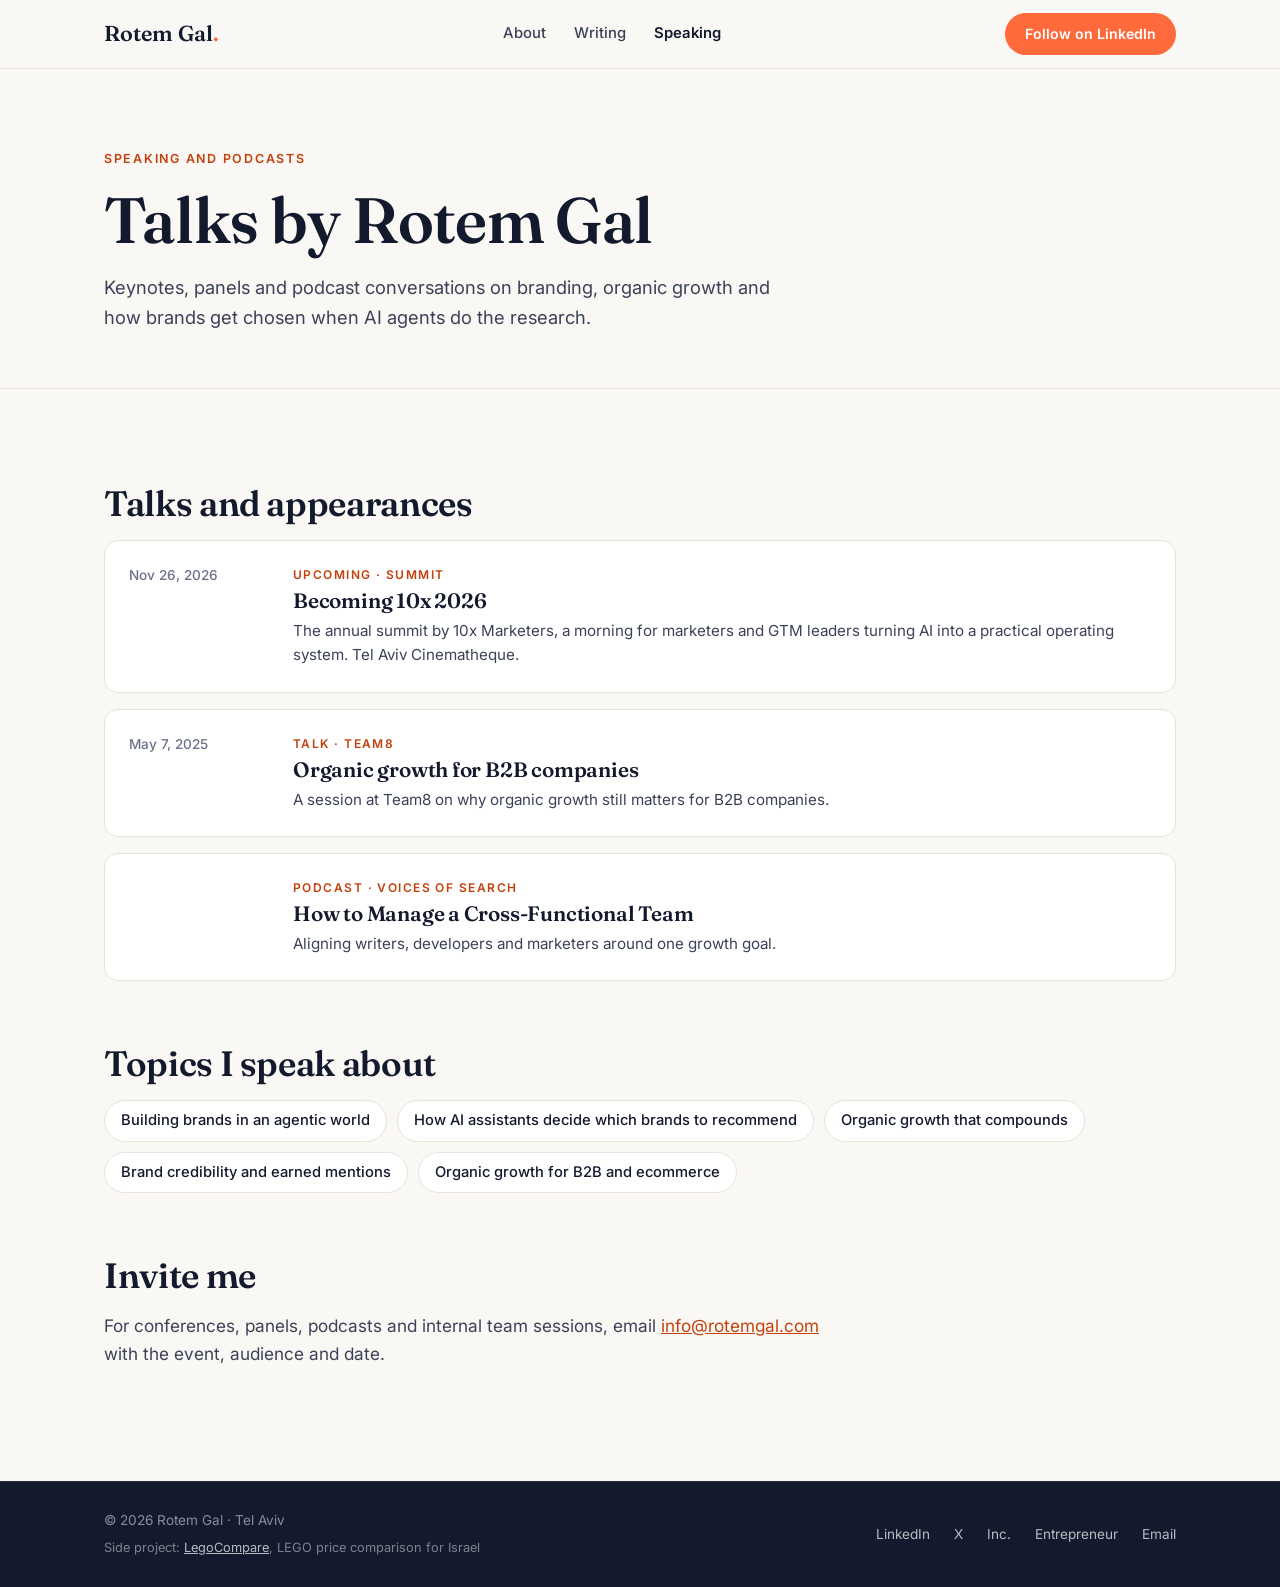
<file: speaking.html>
<!doctype html>
<html lang="en">
<head>
<meta charset="utf-8">
<meta name="viewport" content="width=device-width, initial-scale=1">
<title>Speaking - Rotem Gal on Branding and Organic Growth</title>
<meta name="description" content="Talks and podcast appearances by Rotem Gal on branding, organic growth and building brands in an agentic world. Speaker at Becoming 10x 2026 in Tel Aviv.">
<link rel="canonical" href="https://www.rotem-gal.com/speaking">
<meta name="author" content="Rotem Gal">
<meta property="og:type" content="website">
<meta property="og:site_name" content="Rotem Gal">
<meta property="og:title" content="Speaking - Rotem Gal on Branding and Organic Growth">
<meta property="og:description" content="Talks and podcast appearances by Rotem Gal on branding, organic growth and building brands in an agentic world. Speaker at Becoming 10x 2026 in Tel Aviv.">
<meta property="og:url" content="https://www.rotem-gal.com/speaking">
<meta property="og:image" content="https://www.rotem-gal.com/og-image.png">
<meta property="og:image:width" content="1200">
<meta property="og:image:height" content="630">
<meta name="twitter:card" content="summary_large_image">
<meta name="twitter:site" content="@gal_rotem">
<meta name="twitter:creator" content="@gal_rotem">
<link rel="icon" href="/icon-192.png" type="image/png" sizes="192x192">
<link rel="icon" href="/favicon-96x96.png" type="image/png" sizes="96x96">
<link rel="icon" href="/favicon.ico" sizes="48x48">
<link rel="apple-touch-icon" href="/apple-touch-icon.png">
<link rel="manifest" href="/site.webmanifest">
<link rel="alternate" type="text/plain" href="/llms.txt" title="llms.txt">
<meta name="theme-color" content="#141a2e">
<meta property="og:image:alt" content="Rotem Gal">
<link rel="preconnect" href="https://fonts.googleapis.com">
<link rel="preconnect" href="https://fonts.gstatic.com" crossorigin>
<link href="https://fonts.googleapis.com/css2?family=Fraunces:opsz,wght@9..144,400;9..144,600&family=Inter:wght@400;500;600&display=swap" rel="stylesheet">
<link rel="stylesheet" href="/styles.css">
<script type="application/ld+json">
{
 "@context": "https://schema.org",
 "@graph": [
  {
   "@type": "WebSite",
   "@id": "https://www.rotem-gal.com/#website",
   "url": "https://www.rotem-gal.com/",
   "name": "Rotem Gal",
   "inLanguage": "en",
   "publisher": {
    "@id": "https://www.rotem-gal.com/#person"
   },
   "about": {
    "@id": "https://www.rotem-gal.com/#person"
   }
  },
  {
   "@type": "Person",
   "@id": "https://www.rotem-gal.com/#person",
   "name": "Rotem Gal",
   "alternateName": "רותם גל",
   "url": "https://www.rotem-gal.com/",
   "mainEntityOfPage": "https://www.rotem-gal.com/about",
   "description": "Rotem Gal is an organic growth leader who writes and speaks about branding, organic growth, and how companies can build their brands as AI agents take on more of the work of searching, comparing, and choosing.",
   "email": "mailto:info@rotemgal.com",
   "jobTitle": "Director of Organic Growth",
   "worksFor": {
    "@type": "Organization",
    "name": "ZyG",
    "url": "https://www.zyg.com/",
    "sameAs": "https://www.wikidata.org/wiki/Q141575251"
   },
   "alumniOf": [
    {
     "@type": "CollegeOrUniversity",
     "name": "Netanya Academic College",
     "sameAs": "https://www.wikidata.org/wiki/Q2905352"
    },
    {
     "@type": "Organization",
     "name": "AI21 Labs",
     "url": "https://www.ai21.com/",
     "sameAs": "https://www.wikidata.org/wiki/Q113030551"
    },
    {
     "@type": "Organization",
     "name": "WalkMe",
     "url": "https://www.walkme.com/",
     "sameAs": "https://www.wikidata.org/wiki/Q18156830"
    }
   ],
   "homeLocation": {
    "@type": "Place",
    "name": "Tel Aviv, Israel"
   },
   "nationality": {
    "@type": "Country",
    "name": "Israel"
   },
   "birthDate": "1984",
   "birthPlace": {
    "@type": "Place",
    "name": "Tel Aviv, Israel"
   },
   "gender": "Male",
   "hasOccupation": [
    {
     "@type": "Occupation",
     "name": "Organic growth leader"
    },
    {
     "@type": "Occupation",
     "name": "Marketer"
    },
    {
     "@type": "Occupation",
     "name": "Writer"
    }
   ],
   "knowsLanguage": [
    "en",
    "he"
   ],
   "knowsAbout": [
    "Branding",
    "Brand building",
    "Organic growth",
    "AI agents",
    "Agentic commerce",
    "Ecommerce",
    "Customer behavior"
   ],
   "sameAs": [
    "https://www.linkedin.com/in/rotemgal/",
    "https://x.com/gal_rotem",
    "https://www.inc.com/author/rotem-gal",
    "https://www.entrepreneur.com/author/rotem-gal",
    "https://www.referralcandy.com/author/rotemg",
    "https://www.wikidata.org/wiki/Q141575278"
   ],
   "image": {
    "@type": "ImageObject",
    "url": "https://www.rotem-gal.com/images/rotem-gal-square.jpg",
    "caption": "Rotem Gal"
   }
  },
  {
   "@type": "CollectionPage",
   "@id": "https://www.rotem-gal.com/speaking#webpage",
   "url": "https://www.rotem-gal.com/speaking",
   "name": "Speaking - Rotem Gal on Branding and Organic Growth",
   "description": "Talks and podcast appearances by Rotem Gal on branding, organic growth and building brands in an agentic world. Speaker at Becoming 10x 2026 in Tel Aviv.",
   "isPartOf": {
    "@id": "https://www.rotem-gal.com/#website"
   },
   "about": {
    "@id": "https://www.rotem-gal.com/#person"
   },
   "inLanguage": "en",
   "breadcrumb": {
    "@id": "https://www.rotem-gal.com/speaking#breadcrumb"
   }
  },
  {
   "@type": "Event",
   "@id": "https://www.rotem-gal.com/speaking#becoming-10x-2026",
   "name": "Becoming 10x 2026",
   "description": "The annual summit by 10x Marketers.",
   "startDate": "2026-11-26",
   "eventStatus": "https://schema.org/EventScheduled",
   "eventAttendanceMode": "https://schema.org/OfflineEventAttendanceMode",
   "location": {
    "@type": "Place",
    "name": "Tel Aviv Cinematheque",
    "address": {
     "@type": "PostalAddress",
     "addressLocality": "Tel Aviv",
     "addressCountry": "IL"
    }
   },
   "organizer": {
    "@type": "Organization",
    "name": "10x Marketers",
    "url": "https://www.becoming10x.com/"
   },
   "performer": {
    "@id": "https://www.rotem-gal.com/#person"
   },
   "url": "https://www.becoming10x.com/"
  },
  {
   "@type": "Event",
   "@id": "https://www.rotem-gal.com/speaking#team8-2025",
   "name": "Organic growth for B2B companies, talk at Team8",
   "startDate": "2025-05-07",
   "eventStatus": "https://schema.org/EventScheduled",
   "eventAttendanceMode": "https://schema.org/OfflineEventAttendanceMode",
   "location": {
    "@type": "Place",
    "name": "Team8"
   },
   "organizer": {
    "@type": "Organization",
    "name": "Team8",
    "url": "https://team8.vc/"
   },
   "performer": {
    "@id": "https://www.rotem-gal.com/#person"
   }
  },
  {
   "@type": "PodcastEpisode",
   "name": "How To Manage A Cross-Functional Team",
   "url": "https://www.ivoox.com/en/how-to-manage-a-cross-functional-team-audios-mp3_rf_137171899_1.html",
   "partOfSeries": {
    "@type": "PodcastSeries",
    "name": "Voices of Search"
   },
   "actor": {
    "@id": "https://www.rotem-gal.com/#person"
   }
  },
  {
   "@type": "BreadcrumbList",
   "@id": "https://www.rotem-gal.com/speaking#breadcrumb",
   "itemListElement": [
    {
     "@type": "ListItem",
     "position": 1,
     "name": "Home",
     "item": "https://www.rotem-gal.com/"
    },
    {
     "@type": "ListItem",
     "position": 2,
     "name": "Speaking",
     "item": "https://www.rotem-gal.com/speaking"
    }
   ]
  }
 ]
}
</script>
</head>
<body>

<header>
  <nav class="wrap">
    <a href="/" class="logo">Rotem Gal<span>.</span></a>
    <ul class="nav-links">
      <li><a href="/about">About</a></li>
      <li><a href="/writing">Writing</a></li>
      <li><a href="/speaking" class="on">Speaking</a></li>
    </ul>
    <a href="https://www.linkedin.com/in/rotemgal/" target="_blank" rel="noopener me" class="btn btn-primary nav-cta">Follow on LinkedIn</a>
  </nav>
</header>

<main>
<section class="page-hero">
  <div class="wrap">
    <div class="eyebrow">Speaking and podcasts</div>
    <h1>Talks by Rotem Gal</h1>
    <p>Keynotes, panels and podcast conversations on branding, organic growth and how brands get chosen when AI agents do the research.</p>
  </div>
</section>
<section>
  <div class="wrap">
    <div class="prose"><h2>Talks and appearances</h2></div>
    <div class="talk-list">
      <a class="talk" href="https://www.becoming10x.com/#speakers" target="_blank" rel="noopener">
        <div class="date">Nov 26, 2026</div>
        <div><div class="kind">Upcoming · Summit</div><h3>Becoming 10x 2026</h3><p>The annual summit by 10x Marketers, a morning for marketers and GTM leaders turning AI into a practical operating system. Tel Aviv Cinematheque.</p></div>
      </a>
      <a class="talk" href="https://www.linkedin.com/posts/rotemgal_spoke-at-team8-yesterday-about-why-seo-still-activity-7326237999241867264-Nn3J" target="_blank" rel="noopener">
        <div class="date">May 7, 2025</div>
        <div><div class="kind">Talk · Team8</div><h3>Organic growth for B2B companies</h3><p>A session at Team8 on why organic growth still matters for B2B companies.</p></div>
      </a>
      <a class="talk" href="https://www.ivoox.com/en/how-to-manage-a-cross-functional-team-audios-mp3_rf_137171899_1.html" target="_blank" rel="noopener">
        <div class="date">&nbsp;</div>
        <div><div class="kind">Podcast · Voices of Search</div><h3>How to Manage a Cross-Functional Team</h3><p>Aligning writers, developers and marketers around one growth goal.</p></div>
      </a>
    </div>

    <div class="prose" style="margin-top:64px">
      <h2>Topics I speak about</h2>
    </div>
    <div class="topics">
      <span>Building brands in an agentic world</span>
      <span>How AI assistants decide which brands to recommend</span>
      <span>Organic growth that compounds</span>
      <span>Brand credibility and earned mentions</span>
      <span>Organic growth for B2B and ecommerce</span>
    </div>

    <div class="prose" style="margin-top:64px">
      <h2>Invite me</h2>
      <p>For conferences, panels, podcasts and internal team sessions, email <a href="mailto:info@rotemgal.com?subject=Speaking%20invitation">info@rotemgal.com</a> with the event, audience and date.</p>
    </div>
  </div>
</section>
</main>

<footer>
  <div class="wrap">
    <span>&copy; <span id="y">2026</span> Rotem Gal · Tel Aviv<br><span class="side">Side project: <a href="https://www.legocompare.com/" target="_blank" rel="noopener">LegoCompare</a>, LEGO price comparison for Israel</span></span>
    <span>
      <a href="https://www.linkedin.com/in/rotemgal/" target="_blank" rel="noopener me">LinkedIn</a>
      <a href="https://x.com/gal_rotem" target="_blank" rel="noopener me">X</a>
      <a href="https://www.inc.com/author/rotem-gal" target="_blank" rel="noopener me">Inc.</a>
      <a href="https://www.entrepreneur.com/author/rotem-gal" target="_blank" rel="noopener me">Entrepreneur</a>
      <a href="mailto:info@rotemgal.com">Email</a>
    </span>
  </div>
</footer>

<script>
  document.getElementById('y').textContent = new Date().getFullYear();
  document.querySelectorAll('.filters button').forEach((b, _, all) => b.addEventListener('click', () => {
    all.forEach(x => x.classList.remove('on')); b.classList.add('on');
    document.querySelectorAll('.article').forEach(a => {
      a.style.display = (b.dataset.f === 'all' || a.dataset.p === b.dataset.f) ? '' : 'none';
    });
  }));
  document.querySelectorAll('[data-copy]').forEach(b => b.addEventListener('click', () => {
    navigator.clipboard.writeText(document.getElementById(b.dataset.copy).innerText);
    b.textContent = 'Copied'; setTimeout(() => b.textContent = 'Copy', 1500);
  }));
</script>
</body>
</html>
</file>
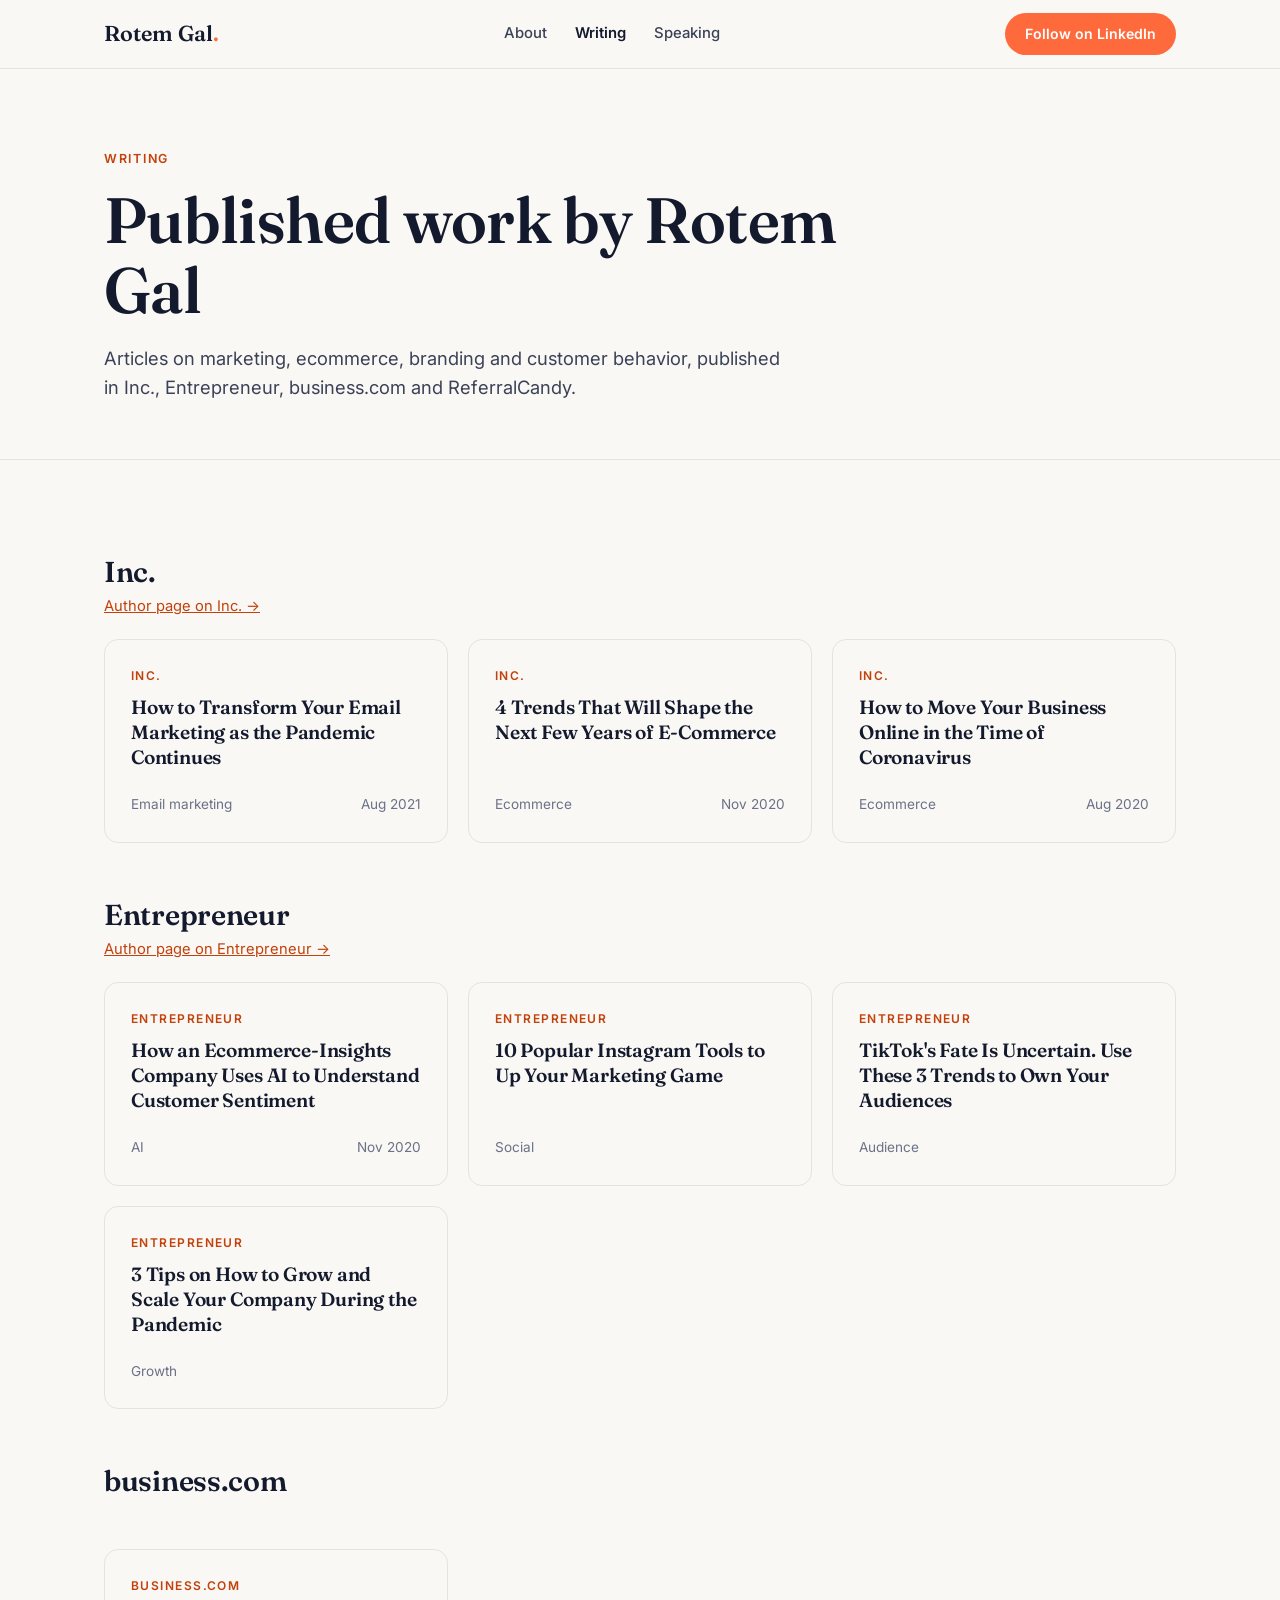
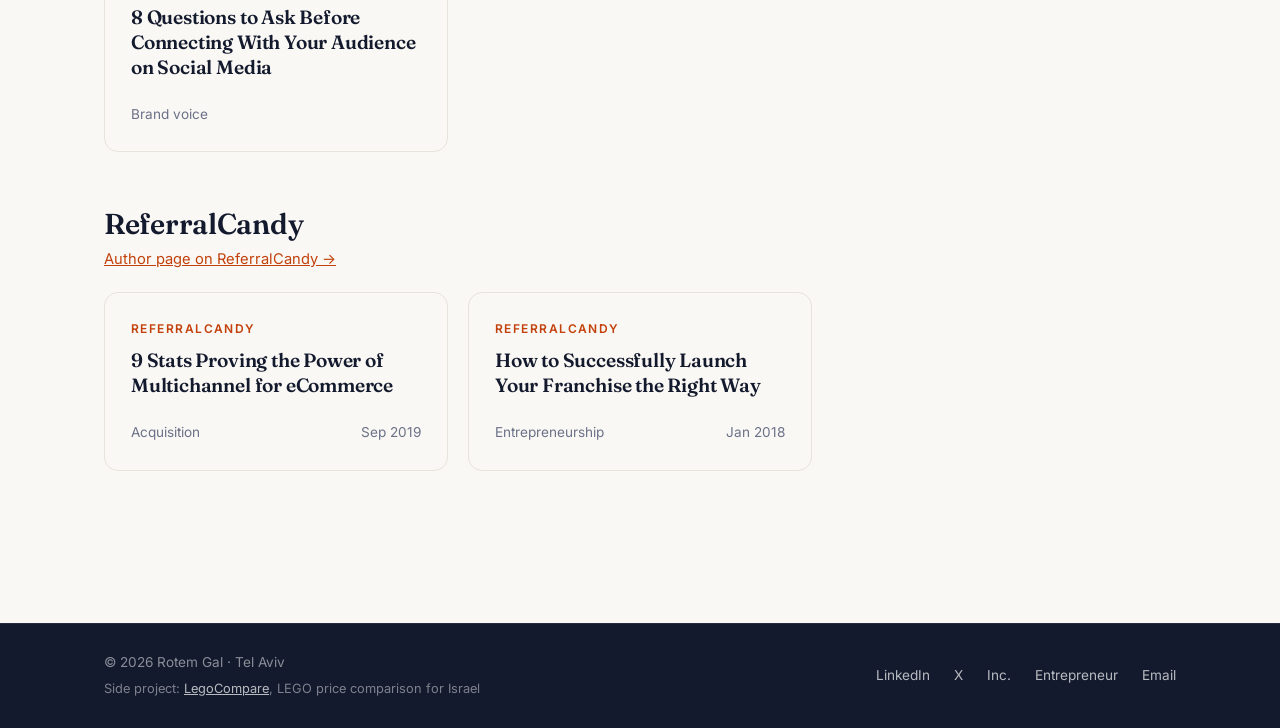
<file: writing.html>
<!doctype html>
<html lang="en">
<head>
<meta charset="utf-8">
<meta name="viewport" content="width=device-width, initial-scale=1">
<title>Writing - Articles by Rotem Gal in Inc., Entrepreneur and more</title>
<meta name="description" content="Articles by Rotem Gal on marketing, ecommerce, branding and customer behavior, published in Inc., Entrepreneur, business.com and ReferralCandy.">
<link rel="canonical" href="https://www.rotem-gal.com/writing">
<meta name="author" content="Rotem Gal">
<meta property="og:type" content="website">
<meta property="og:site_name" content="Rotem Gal">
<meta property="og:title" content="Writing - Articles by Rotem Gal in Inc., Entrepreneur and more">
<meta property="og:description" content="Articles by Rotem Gal on marketing, ecommerce, branding and customer behavior, published in Inc., Entrepreneur, business.com and ReferralCandy.">
<meta property="og:url" content="https://www.rotem-gal.com/writing">
<meta property="og:image" content="https://www.rotem-gal.com/og-image.png">
<meta property="og:image:width" content="1200">
<meta property="og:image:height" content="630">
<meta name="twitter:card" content="summary_large_image">
<meta name="twitter:site" content="@gal_rotem">
<meta name="twitter:creator" content="@gal_rotem">
<link rel="icon" href="/icon-192.png" type="image/png" sizes="192x192">
<link rel="icon" href="/favicon-96x96.png" type="image/png" sizes="96x96">
<link rel="icon" href="/favicon.ico" sizes="48x48">
<link rel="apple-touch-icon" href="/apple-touch-icon.png">
<link rel="manifest" href="/site.webmanifest">
<link rel="alternate" type="text/plain" href="/llms.txt" title="llms.txt">
<meta name="theme-color" content="#141a2e">
<meta property="og:image:alt" content="Rotem Gal">
<link rel="preconnect" href="https://fonts.googleapis.com">
<link rel="preconnect" href="https://fonts.gstatic.com" crossorigin>
<link href="https://fonts.googleapis.com/css2?family=Fraunces:opsz,wght@9..144,400;9..144,600&family=Inter:wght@400;500;600&display=swap" rel="stylesheet">
<link rel="stylesheet" href="/styles.css">
<script type="application/ld+json">
{
 "@context": "https://schema.org",
 "@graph": [
  {
   "@type": "WebSite",
   "@id": "https://www.rotem-gal.com/#website",
   "url": "https://www.rotem-gal.com/",
   "name": "Rotem Gal",
   "inLanguage": "en",
   "publisher": {
    "@id": "https://www.rotem-gal.com/#person"
   },
   "about": {
    "@id": "https://www.rotem-gal.com/#person"
   }
  },
  {
   "@type": "Person",
   "@id": "https://www.rotem-gal.com/#person",
   "name": "Rotem Gal",
   "alternateName": "רותם גל",
   "url": "https://www.rotem-gal.com/",
   "mainEntityOfPage": "https://www.rotem-gal.com/about",
   "description": "Rotem Gal is an organic growth leader who writes and speaks about branding, organic growth, and how companies can build their brands as AI agents take on more of the work of searching, comparing, and choosing.",
   "email": "mailto:info@rotemgal.com",
   "jobTitle": "Director of Organic Growth",
   "worksFor": {
    "@type": "Organization",
    "name": "ZyG",
    "url": "https://www.zyg.com/",
    "sameAs": "https://www.wikidata.org/wiki/Q141575251"
   },
   "alumniOf": [
    {
     "@type": "CollegeOrUniversity",
     "name": "Netanya Academic College",
     "sameAs": "https://www.wikidata.org/wiki/Q2905352"
    },
    {
     "@type": "Organization",
     "name": "AI21 Labs",
     "url": "https://www.ai21.com/",
     "sameAs": "https://www.wikidata.org/wiki/Q113030551"
    },
    {
     "@type": "Organization",
     "name": "WalkMe",
     "url": "https://www.walkme.com/",
     "sameAs": "https://www.wikidata.org/wiki/Q18156830"
    }
   ],
   "homeLocation": {
    "@type": "Place",
    "name": "Tel Aviv, Israel"
   },
   "nationality": {
    "@type": "Country",
    "name": "Israel"
   },
   "birthDate": "1984",
   "birthPlace": {
    "@type": "Place",
    "name": "Tel Aviv, Israel"
   },
   "gender": "Male",
   "hasOccupation": [
    {
     "@type": "Occupation",
     "name": "Organic growth leader"
    },
    {
     "@type": "Occupation",
     "name": "Marketer"
    },
    {
     "@type": "Occupation",
     "name": "Writer"
    }
   ],
   "knowsLanguage": [
    "en",
    "he"
   ],
   "knowsAbout": [
    "Branding",
    "Brand building",
    "Organic growth",
    "AI agents",
    "Agentic commerce",
    "Ecommerce",
    "Customer behavior"
   ],
   "sameAs": [
    "https://www.linkedin.com/in/rotemgal/",
    "https://x.com/gal_rotem",
    "https://www.inc.com/author/rotem-gal",
    "https://www.entrepreneur.com/author/rotem-gal",
    "https://www.referralcandy.com/author/rotemg",
    "https://www.wikidata.org/wiki/Q141575278"
   ],
   "image": {
    "@type": "ImageObject",
    "url": "https://www.rotem-gal.com/images/rotem-gal-square.jpg",
    "caption": "Rotem Gal"
   }
  },
  {
   "@type": "CollectionPage",
   "@id": "https://www.rotem-gal.com/writing#webpage",
   "url": "https://www.rotem-gal.com/writing",
   "name": "Writing - Articles by Rotem Gal in Inc., Entrepreneur and more",
   "description": "Articles by Rotem Gal on marketing, ecommerce, branding and customer behavior, published in Inc., Entrepreneur, business.com and ReferralCandy.",
   "isPartOf": {
    "@id": "https://www.rotem-gal.com/#website"
   },
   "about": {
    "@id": "https://www.rotem-gal.com/#person"
   },
   "inLanguage": "en",
   "breadcrumb": {
    "@id": "https://www.rotem-gal.com/writing#breadcrumb"
   }
  },
  {
   "@type": "ItemList",
   "@id": "https://www.rotem-gal.com/writing#articles",
   "name": "Articles by Rotem Gal",
   "itemListElement": [
    {
     "@type": "ListItem",
     "position": 1,
     "item": {
      "@type": "Article",
      "headline": "How to Transform Your Email Marketing as the Pandemic Continues",
      "url": "https://www.inc.com/rotem-gal/how-to-transform-your-email-marketing-as-pandemic-continues.html",
      "author": {
       "@id": "https://www.rotem-gal.com/#person"
      },
      "publisher": {
       "@type": "Organization",
       "name": "Inc.",
       "url": "https://www.inc.com/"
      },
      "datePublished": "2021-08-29"
     }
    },
    {
     "@type": "ListItem",
     "position": 2,
     "item": {
      "@type": "Article",
      "headline": "4 Trends That Will Shape the Next Few Years of E-Commerce",
      "url": "https://www.inc.com/rotem-gal/4-trends-that-will-shape-next-few-years-of-e-commerce.html",
      "author": {
       "@id": "https://www.rotem-gal.com/#person"
      },
      "publisher": {
       "@type": "Organization",
       "name": "Inc.",
       "url": "https://www.inc.com/"
      },
      "datePublished": "2020-11"
     }
    },
    {
     "@type": "ListItem",
     "position": 3,
     "item": {
      "@type": "Article",
      "headline": "How to Move Your Business Online in the Time of Coronavirus",
      "url": "https://www.inc.com/rotem-gal/how-to-move-your-business-online-in-time-of-coronavirus.html",
      "author": {
       "@id": "https://www.rotem-gal.com/#person"
      },
      "publisher": {
       "@type": "Organization",
       "name": "Inc.",
       "url": "https://www.inc.com/"
      },
      "datePublished": "2020-08"
     }
    },
    {
     "@type": "ListItem",
     "position": 4,
     "item": {
      "@type": "Article",
      "headline": "How an Ecommerce-Insights Company Uses AI to Understand Customer Sentiment",
      "url": "https://www.entrepreneur.com/science-technology/how-an-ecommerce-insights-company-uses-ai-to-understand/358765",
      "author": {
       "@id": "https://www.rotem-gal.com/#person"
      },
      "publisher": {
       "@type": "Organization",
       "name": "Entrepreneur",
       "url": "https://www.entrepreneur.com/"
      },
      "datePublished": "2020-11-03"
     }
    },
    {
     "@type": "ListItem",
     "position": 5,
     "item": {
      "@type": "Article",
      "headline": "10 Popular Instagram Tools to Up Your Marketing Game",
      "url": "https://www.entrepreneur.com/growing-a-business/10-popular-instagram-tools-to-up-your-marketing-game/366358",
      "author": {
       "@id": "https://www.rotem-gal.com/#person"
      },
      "publisher": {
       "@type": "Organization",
       "name": "Entrepreneur",
       "url": "https://www.entrepreneur.com/"
      }
     }
    },
    {
     "@type": "ListItem",
     "position": 6,
     "item": {
      "@type": "Article",
      "headline": "TikTok's Fate Is Uncertain. Use These 3 Trends to Own Your Audiences",
      "url": "https://www.entrepreneur.com/business-news/tiktoks-fate-is-uncertain-use-these-3-trends-to-own-your/356296",
      "author": {
       "@id": "https://www.rotem-gal.com/#person"
      },
      "publisher": {
       "@type": "Organization",
       "name": "Entrepreneur",
       "url": "https://www.entrepreneur.com/"
      }
     }
    },
    {
     "@type": "ListItem",
     "position": 7,
     "item": {
      "@type": "Article",
      "headline": "3 Tips on How to Grow and Scale Your Company During the Pandemic",
      "url": "https://www.entrepreneur.com/growing-a-business/3-tips-on-how-to-grow-and-scale-your-company-during-the/357573",
      "author": {
       "@id": "https://www.rotem-gal.com/#person"
      },
      "publisher": {
       "@type": "Organization",
       "name": "Entrepreneur",
       "url": "https://www.entrepreneur.com/"
      }
     }
    },
    {
     "@type": "ListItem",
     "position": 8,
     "item": {
      "@type": "Article",
      "headline": "8 Questions to Ask Before Connecting With Your Audience on Social Media",
      "url": "https://www.business.com/articles/questions-before-connecting-audience-on-social-media/",
      "author": {
       "@id": "https://www.rotem-gal.com/#person"
      },
      "publisher": {
       "@type": "Organization",
       "name": "business.com",
       "url": "https://www.business.com/"
      }
     }
    },
    {
     "@type": "ListItem",
     "position": 9,
     "item": {
      "@type": "Article",
      "headline": "9 Stats Proving the Power of Multichannel for eCommerce",
      "url": "https://www.referralcandy.com/blog/multichannel-statistics/",
      "author": {
       "@id": "https://www.rotem-gal.com/#person"
      },
      "publisher": {
       "@type": "Organization",
       "name": "ReferralCandy",
       "url": "https://www.referralcandy.com/"
      },
      "datePublished": "2019-09-11"
     }
    },
    {
     "@type": "ListItem",
     "position": 10,
     "item": {
      "@type": "Article",
      "headline": "How to Successfully Launch Your Franchise the Right Way",
      "url": "https://www.referralcandy.com/blog/franchise-launch/",
      "author": {
       "@id": "https://www.rotem-gal.com/#person"
      },
      "publisher": {
       "@type": "Organization",
       "name": "ReferralCandy",
       "url": "https://www.referralcandy.com/"
      },
      "datePublished": "2018-01-13"
     }
    }
   ]
  },
  {
   "@type": "BreadcrumbList",
   "@id": "https://www.rotem-gal.com/writing#breadcrumb",
   "itemListElement": [
    {
     "@type": "ListItem",
     "position": 1,
     "name": "Home",
     "item": "https://www.rotem-gal.com/"
    },
    {
     "@type": "ListItem",
     "position": 2,
     "name": "Writing",
     "item": "https://www.rotem-gal.com/writing"
    }
   ]
  }
 ]
}
</script>
</head>
<body>

<header>
  <nav class="wrap">
    <a href="/" class="logo">Rotem Gal<span>.</span></a>
    <ul class="nav-links">
      <li><a href="/about">About</a></li>
      <li><a href="/writing" class="on">Writing</a></li>
      <li><a href="/speaking">Speaking</a></li>
    </ul>
    <a href="https://www.linkedin.com/in/rotemgal/" target="_blank" rel="noopener me" class="btn btn-primary nav-cta">Follow on LinkedIn</a>
  </nav>
</header>

<main>
<section class="page-hero">
  <div class="wrap">
    <div class="eyebrow">Writing</div>
    <h1>Published work by Rotem Gal</h1>
    <p>Articles on marketing, ecommerce, branding and customer behavior, published in Inc., Entrepreneur, business.com and ReferralCandy.</p>
  </div>
</section>
<section>
  <div class="wrap">
  <div class="pub-group">
    <h2>Inc.</h2>
    <a class="pub-link" href="https://www.inc.com/author/rotem-gal" target="_blank" rel="noopener me">Author page on Inc. &rarr;</a>
    <div class="articles">
      <a class="article" href="https://www.inc.com/rotem-gal/how-to-transform-your-email-marketing-as-pandemic-continues.html" target="_blank" rel="noopener">
        <div><div class="pub">Inc.</div><h3>How to Transform Your Email Marketing as the Pandemic Continues</h3></div>
        <div class="meta"><span>Email marketing</span><span>Aug 2021</span></div>
      </a>
      <a class="article" href="https://www.inc.com/rotem-gal/4-trends-that-will-shape-next-few-years-of-e-commerce.html" target="_blank" rel="noopener">
        <div><div class="pub">Inc.</div><h3>4 Trends That Will Shape the Next Few Years of E-Commerce</h3></div>
        <div class="meta"><span>Ecommerce</span><span>Nov 2020</span></div>
      </a>
      <a class="article" href="https://www.inc.com/rotem-gal/how-to-move-your-business-online-in-time-of-coronavirus.html" target="_blank" rel="noopener">
        <div><div class="pub">Inc.</div><h3>How to Move Your Business Online in the Time of Coronavirus</h3></div>
        <div class="meta"><span>Ecommerce</span><span>Aug 2020</span></div>
      </a>
    </div>
  </div>
  <div class="pub-group">
    <h2>Entrepreneur</h2>
    <a class="pub-link" href="https://www.entrepreneur.com/author/rotem-gal" target="_blank" rel="noopener me">Author page on Entrepreneur &rarr;</a>
    <div class="articles">
      <a class="article" href="https://www.entrepreneur.com/science-technology/how-an-ecommerce-insights-company-uses-ai-to-understand/358765" target="_blank" rel="noopener">
        <div><div class="pub">Entrepreneur</div><h3>How an Ecommerce-Insights Company Uses AI to Understand Customer Sentiment</h3></div>
        <div class="meta"><span>AI</span><span>Nov 2020</span></div>
      </a>
      <a class="article" href="https://www.entrepreneur.com/growing-a-business/10-popular-instagram-tools-to-up-your-marketing-game/366358" target="_blank" rel="noopener">
        <div><div class="pub">Entrepreneur</div><h3>10 Popular Instagram Tools to Up Your Marketing Game</h3></div>
        <div class="meta"><span>Social</span><span></span></div>
      </a>
      <a class="article" href="https://www.entrepreneur.com/business-news/tiktoks-fate-is-uncertain-use-these-3-trends-to-own-your/356296" target="_blank" rel="noopener">
        <div><div class="pub">Entrepreneur</div><h3>TikTok's Fate Is Uncertain. Use These 3 Trends to Own Your Audiences</h3></div>
        <div class="meta"><span>Audience</span><span></span></div>
      </a>
      <a class="article" href="https://www.entrepreneur.com/growing-a-business/3-tips-on-how-to-grow-and-scale-your-company-during-the/357573" target="_blank" rel="noopener">
        <div><div class="pub">Entrepreneur</div><h3>3 Tips on How to Grow and Scale Your Company During the Pandemic</h3></div>
        <div class="meta"><span>Growth</span><span></span></div>
      </a>
    </div>
  </div>
  <div class="pub-group">
    <h2>business.com</h2>
    <span class="pub-link">&nbsp;</span>
    <div class="articles">
      <a class="article" href="https://www.business.com/articles/questions-before-connecting-audience-on-social-media/" target="_blank" rel="noopener">
        <div><div class="pub">business.com</div><h3>8 Questions to Ask Before Connecting With Your Audience on Social Media</h3></div>
        <div class="meta"><span>Brand voice</span><span></span></div>
      </a>
    </div>
  </div>
  <div class="pub-group">
    <h2>ReferralCandy</h2>
    <a class="pub-link" href="https://www.referralcandy.com/author/rotemg" target="_blank" rel="noopener me">Author page on ReferralCandy &rarr;</a>
    <div class="articles">
      <a class="article" href="https://www.referralcandy.com/blog/multichannel-statistics/" target="_blank" rel="noopener">
        <div><div class="pub">ReferralCandy</div><h3>9 Stats Proving the Power of Multichannel for eCommerce</h3></div>
        <div class="meta"><span>Acquisition</span><span>Sep 2019</span></div>
      </a>
      <a class="article" href="https://www.referralcandy.com/blog/franchise-launch/" target="_blank" rel="noopener">
        <div><div class="pub">ReferralCandy</div><h3>How to Successfully Launch Your Franchise the Right Way</h3></div>
        <div class="meta"><span>Entrepreneurship</span><span>Jan 2018</span></div>
      </a>
    </div>
  </div>
  </div>
</section>
</main>

<footer>
  <div class="wrap">
    <span>&copy; <span id="y">2026</span> Rotem Gal · Tel Aviv<br><span class="side">Side project: <a href="https://www.legocompare.com/" target="_blank" rel="noopener">LegoCompare</a>, LEGO price comparison for Israel</span></span>
    <span>
      <a href="https://www.linkedin.com/in/rotemgal/" target="_blank" rel="noopener me">LinkedIn</a>
      <a href="https://x.com/gal_rotem" target="_blank" rel="noopener me">X</a>
      <a href="https://www.inc.com/author/rotem-gal" target="_blank" rel="noopener me">Inc.</a>
      <a href="https://www.entrepreneur.com/author/rotem-gal" target="_blank" rel="noopener me">Entrepreneur</a>
      <a href="mailto:info@rotemgal.com">Email</a>
    </span>
  </div>
</footer>

<script>
  document.getElementById('y').textContent = new Date().getFullYear();
  document.querySelectorAll('.filters button').forEach((b, _, all) => b.addEventListener('click', () => {
    all.forEach(x => x.classList.remove('on')); b.classList.add('on');
    document.querySelectorAll('.article').forEach(a => {
      a.style.display = (b.dataset.f === 'all' || a.dataset.p === b.dataset.f) ? '' : 'none';
    });
  }));
  document.querySelectorAll('[data-copy]').forEach(b => b.addEventListener('click', () => {
    navigator.clipboard.writeText(document.getElementById(b.dataset.copy).innerText);
    b.textContent = 'Copied'; setTimeout(() => b.textContent = 'Copy', 1500);
  }));
</script>
</body>
</html>
</file>
<file: styles.css>
:root{
    --ink:#141a2e; --ink-2:#3b4258; --muted:#6b7188;
    --paper:#faf8f4; --card:#ffffff; --line:#e7e3da;
    --accent:#ff6a3d; --accent-ink:#c2410c; --deep:#141a2e; --deep-2:#1e2640;
    --radius:14px; --max:1120px;
  }
  *{box-sizing:border-box;margin:0;padding:0}
  html{scroll-behavior:smooth}
  body{font-family:Inter,system-ui,sans-serif;color:var(--ink);background:var(--paper);line-height:1.6;-webkit-font-smoothing:antialiased}
  a{color:inherit}
  img{max-width:100%;display:block}
  .wrap{max-width:var(--max);margin:0 auto;padding:0 24px}
  h1,h2,h3{font-family:Fraunces,Georgia,serif;font-weight:600;line-height:1.1;letter-spacing:-.01em}
  .eyebrow{font-size:.78rem;font-weight:600;letter-spacing:.14em;text-transform:uppercase;color:var(--accent-ink)}
  section{padding:96px 0}
  .btn{display:inline-flex;align-items:center;gap:8px;padding:14px 26px;border-radius:999px;font-weight:600;font-size:.95rem;text-decoration:none;transition:transform .15s,background .15s}
  .btn:hover{transform:translateY(-1px)}
  .btn-primary{background:var(--accent);color:#fff}
  .btn-primary:hover{background:#f0552a}
  .btn-ghost{border:1.5px solid currentColor}

  /* Nav */
  header{position:sticky;top:0;z-index:20;background:rgba(250,248,244,.9);backdrop-filter:blur(10px);border-bottom:1px solid var(--line)}
  nav{display:flex;align-items:center;justify-content:space-between;height:68px}
  .logo{font-family:Fraunces,serif;font-size:1.35rem;font-weight:600;text-decoration:none}
  .logo span{color:var(--accent)}
  .nav-links{display:flex;gap:28px;list-style:none;font-size:.93rem;font-weight:500}
  .nav-links a{text-decoration:none;color:var(--ink-2)}
  .nav-links a:hover{color:var(--ink)}
  .nav-cta{padding:10px 20px;font-size:.88rem}

  /* Hero */
  .hero{padding:80px 0 72px}
  .hero-grid{display:grid;grid-template-columns:1.25fr .9fr;gap:64px;align-items:center}
  .hero h1{font-size:clamp(2.6rem,6vw,4.6rem);margin:18px 0 22px}
  .hero h1 em{font-style:italic;color:var(--accent-ink)}
  .hero p.lead{font-size:1.18rem;color:var(--ink-2);max-width:560px}
  .hero-ctas{display:flex;gap:14px;margin-top:34px;flex-wrap:wrap}
  .portrait{position:relative;aspect-ratio:4/5;border-radius:24px;overflow:hidden;background:linear-gradient(150deg,var(--deep) 0%,var(--deep-2) 60%,#39284a 100%);display:flex;align-items:center;justify-content:center}
  .portrait .initials{font-family:Fraunces,serif;font-size:7rem;color:rgba(255,255,255,.12)}
  .portrait .ph-note{position:absolute;bottom:16px;left:16px;right:16px;font-size:.75rem;color:rgba(255,255,255,.55);text-align:center}
  .portrait .badge{position:absolute;top:20px;left:-1px;background:var(--accent);color:#fff;font-size:.78rem;font-weight:600;padding:8px 14px;border-radius:0 999px 999px 0}

  /* Logos */
  .featured{padding:40px 0;border-top:1px solid var(--line);border-bottom:1px solid var(--line);background:var(--card)}
  .featured .label{text-align:center;font-size:.75rem;letter-spacing:.16em;text-transform:uppercase;color:var(--muted);margin-bottom:22px}
  .logo-row{display:flex;justify-content:center;align-items:center;gap:56px;flex-wrap:wrap}
  .logo-row a{text-decoration:none;color:#9aa0b4;transition:color .2s}
  .logo-row a:hover{color:var(--ink)}
  .wm{font-weight:700;font-size:1.55rem;letter-spacing:-.02em}
  .wm-inc{font-family:Georgia,serif;font-style:italic;font-size:1.9rem}
  .wm-ent{font-family:Georgia,serif;font-size:1.45rem}
  .wm-biz{font-family:Inter,sans-serif;font-weight:600;font-size:1.3rem}
  .wm-rc{font-family:Inter,sans-serif;font-weight:700;font-size:1.25rem}
  .wm-voices{font-family:Inter,sans-serif;font-weight:600;font-size:1.1rem;letter-spacing:.04em;text-transform:uppercase}

  /* About */
  .about-grid{display:grid;grid-template-columns:.8fr 1.2fr;gap:64px}
  .about h2{font-size:clamp(2rem,4vw,3rem);margin-top:14px}
  .about-body p{font-size:1.08rem;color:var(--ink-2);margin-bottom:18px}
  .stats{display:grid;grid-template-columns:repeat(3,1fr);gap:16px;margin-top:34px}
  .stat{background:var(--card);border:1px solid var(--line);border-radius:var(--radius);padding:20px}
  .stat b{display:block;font-family:Fraunces,serif;font-size:2rem;color:var(--ink)}
  .stat span{font-size:.85rem;color:var(--muted)}

  /* Focus */
  .focus{background:var(--deep);color:#fff}
  .focus .eyebrow{color:var(--accent)}
  .focus h2{font-size:clamp(2rem,4vw,3rem);margin:14px 0 48px;max-width:720px}
  .focus-grid{display:grid;grid-template-columns:repeat(3,1fr);gap:20px}
  .focus-card{background:var(--deep-2);border:1px solid rgba(255,255,255,.08);border-radius:var(--radius);padding:30px}
  .focus-card .n{font-family:Fraunces,serif;color:var(--accent);font-size:1rem}
  .focus-card h3{font-size:1.45rem;margin:12px 0 10px}
  .focus-card p{color:rgba(255,255,255,.7);font-size:.97rem}

  /* Career */
  .timeline{margin-top:40px;border-left:2px solid var(--line);padding-left:32px}
  .role{position:relative;padding-bottom:34px}
  .role:before{content:"";position:absolute;left:-40px;top:6px;width:14px;height:14px;border-radius:50%;background:var(--paper);border:3px solid var(--accent)}
  .role h3{font-size:1.35rem}
  .role .org{font-weight:600;color:var(--accent-ink);font-size:.95rem}
  .role p{color:var(--ink-2);margin-top:6px;max-width:680px}

  .worked{padding:44px 0}
  .worked .wrap{display:flex;align-items:center;justify-content:center;gap:48px;flex-wrap:wrap}
  .worked .label{font-size:.75rem;letter-spacing:.16em;text-transform:uppercase;color:var(--muted)}
  .worked .co{font-family:Fraunces,serif;font-size:1.8rem;font-weight:600;color:var(--ink-2)}

  /* Writing */
  .writing{background:var(--card);border-top:1px solid var(--line);border-bottom:1px solid var(--line)}
  .sec-head{display:flex;justify-content:space-between;align-items:end;gap:24px;flex-wrap:wrap;margin-bottom:40px}
  .sec-head h2{font-size:clamp(2rem,4vw,3rem);margin-top:14px}
  .filters{display:flex;gap:8px;flex-wrap:wrap}
  .filters button{font:inherit;font-size:.85rem;font-weight:500;padding:8px 16px;border-radius:999px;border:1px solid var(--line);background:var(--paper);color:var(--ink-2);cursor:pointer}
  .filters button.on{background:var(--ink);color:#fff;border-color:var(--ink)}
  .articles{display:grid;grid-template-columns:repeat(3,1fr);gap:20px}
  .article{display:flex;flex-direction:column;justify-content:space-between;gap:24px;background:var(--paper);border:1px solid var(--line);border-radius:var(--radius);padding:26px;text-decoration:none;transition:border-color .2s,transform .2s}
  .article:hover{border-color:var(--ink);transform:translateY(-2px)}
  .article .pub{font-size:.75rem;font-weight:600;letter-spacing:.12em;text-transform:uppercase;color:var(--accent-ink)}
  .article h3{font-size:1.2rem;margin-top:10px;line-height:1.3}
  .article .meta{font-size:.85rem;color:var(--muted);display:flex;justify-content:space-between}

  /* Speaking */
  .speak-grid{display:grid;grid-template-columns:1.1fr .9fr;gap:24px;margin-top:40px}
  .event-main{background:var(--accent);color:#fff;border-radius:20px;padding:40px;display:flex;flex-direction:column;justify-content:space-between;min-height:320px}
  .event-main .tag{display:inline-block;background:rgba(255,255,255,.2);padding:6px 12px;border-radius:999px;font-size:.78rem;font-weight:600;letter-spacing:.08em;text-transform:uppercase}
  .event-main h3{font-size:2.3rem;margin:18px 0 8px}
  .event-main .when{font-size:1.05rem;opacity:.92}
  .event-main a.btn{background:#fff;color:var(--accent-ink);align-self:flex-start;margin-top:24px}
  .event-list{display:flex;flex-direction:column;gap:16px}
  .event{background:var(--card);border:1px solid var(--line);border-radius:var(--radius);padding:22px 24px;text-decoration:none;display:block}
  .event:hover{border-color:var(--ink)}
  .event .kind{font-size:.75rem;font-weight:600;letter-spacing:.12em;text-transform:uppercase;color:var(--muted)}
  .event h4{font-family:Fraunces,serif;font-size:1.2rem;font-weight:600;margin:6px 0 4px}
  .event p{font-size:.92rem;color:var(--ink-2)}

  /* Contact */
  .contact{background:var(--deep);color:#fff;text-align:center}
  .contact h2{font-size:clamp(2.2rem,5vw,3.6rem);max-width:760px;margin:16px auto 20px}
  .contact p{color:rgba(255,255,255,.7);max-width:560px;margin:0 auto 34px;font-size:1.08rem}
  .contact .eyebrow{color:var(--accent)}
  .contact .asks{list-style:none;max-width:620px;margin:0 auto 26px;display:grid;gap:12px}
  .contact .asks li{font-family:Fraunces,serif;font-size:clamp(1.15rem,2.4vw,1.45rem);color:#fff;line-height:1.35}
  .contact .mail{display:block;margin-top:22px;color:rgba(255,255,255,.6);font-size:.95rem}
  footer{background:var(--deep);color:rgba(255,255,255,.5);font-size:.85rem;border-top:1px solid rgba(255,255,255,.08)}
  footer .wrap{display:flex;justify-content:space-between;align-items:center;padding-top:28px;padding-bottom:28px;flex-wrap:wrap;gap:12px}
  footer a{color:rgba(255,255,255,.7);text-decoration:none;margin-left:20px}
  footer a:hover{color:#fff}

  @media (max-width:900px){
    .nav-links{gap:16px;font-size:.85rem}
    .nav-cta{display:none}
    .hero-grid,.about-grid,.speak-grid{grid-template-columns:1fr;gap:40px}
    .portrait{max-width:380px}
    .focus-grid{grid-template-columns:1fr}
    .articles{grid-template-columns:1fr}
    .worked .wrap{gap:24px}
    .stats{grid-template-columns:1fr 1fr 1fr}
    section{padding:72px 0}
    .logo-row{gap:28px}
  }
  @media (max-width:520px){
    .worked .wrap{gap:18px}
    .worked .label{width:100%;text-align:center}
    .worked .co{font-size:1.35rem}
    .focus-grid{grid-template-columns:1fr}
    .wrap{padding:0 16px}
    .stats{grid-template-columns:1fr}
    .event-main{padding:28px}
    footer a{margin-left:0;margin-right:18px}
  }

  /* Inner pages */
  .nav-links a.on{color:var(--ink);font-weight:600}
  .page-hero{padding:80px 0 56px;border-bottom:1px solid var(--line)}
  .page-hero h1{font-size:clamp(2.4rem,5.5vw,4rem);margin:16px 0 18px;max-width:820px}
  .page-hero p{font-size:1.15rem;color:var(--ink-2);max-width:680px}
  .prose{max-width:720px}
  .prose h2{font-size:clamp(1.6rem,3vw,2.2rem);margin:48px 0 16px}
  .prose h2:first-child{margin-top:0}
  .prose p{font-size:1.08rem;color:var(--ink-2);margin-bottom:18px}
  .prose a{color:var(--accent-ink)}
  .two-col{display:grid;grid-template-columns:1.4fr .9fr;gap:64px;align-items:start}
  .facts{background:var(--card);border:1px solid var(--line);border-radius:var(--radius);padding:28px;position:sticky;top:96px}
  .facts h2{font-size:1.3rem;margin-bottom:14px}
  .facts dl{display:grid;grid-template-columns:auto 1fr;gap:10px 18px;font-size:.93rem}
  .facts dt{color:var(--muted)}
  .facts dd{color:var(--ink);font-weight:500}
  .facts a{color:var(--accent-ink)}
  .faq{margin-top:12px}
  .faq details{border-bottom:1px solid var(--line);padding:18px 0}
  .faq summary{font-family:Fraunces,serif;font-size:1.2rem;font-weight:600;cursor:pointer;list-style:none;display:flex;justify-content:space-between;gap:16px}
  .faq summary::-webkit-details-marker{display:none}
  .faq summary:after{content:"+";color:var(--accent-ink)}
  .faq details[open] summary:after{content:"\2212"}
  .faq details p{margin:12px 0 0;color:var(--ink-2)}
  .bio-block{background:var(--card);border:1px solid var(--line);border-radius:var(--radius);padding:26px;margin-bottom:18px}
  .bio-block .bio-label{display:flex;justify-content:space-between;align-items:center;margin-bottom:10px}
  .bio-block .bio-label span{font-size:.75rem;font-weight:600;letter-spacing:.12em;text-transform:uppercase;color:var(--muted)}
  .bio-block button{font:inherit;font-size:.82rem;font-weight:600;border:1px solid var(--line);background:var(--paper);border-radius:999px;padding:6px 14px;cursor:pointer}
  .bio-block p{color:var(--ink-2);margin:0}
  .shots{display:grid;grid-template-columns:repeat(3,1fr);gap:16px}
  .shot{aspect-ratio:4/5;border-radius:var(--radius);background:linear-gradient(150deg,var(--deep),var(--deep-2) 60%,#39284a);display:flex;align-items:center;justify-content:center;color:rgba(255,255,255,.5);font-size:.8rem;text-align:center;padding:16px}
  .talk-list{display:grid;gap:16px;margin-top:8px}
  .talk{display:grid;grid-template-columns:140px 1fr;gap:24px;background:var(--card);border:1px solid var(--line);border-radius:var(--radius);padding:24px;text-decoration:none}
  a.talk:hover{border-color:var(--ink)}
  .talk .date{font-size:.85rem;color:var(--muted);font-weight:500}
  .talk .kind{font-size:.75rem;font-weight:600;letter-spacing:.12em;text-transform:uppercase;color:var(--accent-ink)}
  .talk h3{font-size:1.3rem;margin:6px 0}
  .talk p{color:var(--ink-2);font-size:.95rem}
  .topics{display:flex;flex-wrap:wrap;gap:10px;margin-top:8px}
  .topics span{background:var(--card);border:1px solid var(--line);border-radius:999px;padding:8px 16px;font-size:.92rem;font-weight:500}
  .pub-group{margin-bottom:56px}
  .pub-group h2{font-size:1.8rem;margin-bottom:6px}
  .pub-group .pub-link{font-size:.92rem;color:var(--accent-ink);display:inline-block;margin-bottom:20px}
  .notfound{min-height:60vh;display:flex;align-items:center}
  @media (max-width:900px){
    .two-col{grid-template-columns:1fr;gap:40px}
    .facts{position:static}
    .shots{grid-template-columns:1fr 1fr}
    .talk{grid-template-columns:1fr;gap:8px}
  }
  .portrait img{position:absolute;inset:0;width:100%;height:100%;object-fit:cover}
  .portrait .badge{z-index:1}
  .facts-photo{width:100%;height:auto;border-radius:10px;margin-bottom:20px}
  .shot-img{position:relative;padding:0;overflow:hidden;text-decoration:none}
  .shot-img img{position:absolute;inset:0;width:100%;height:100%;object-fit:cover}
  .shot-img span{position:absolute;left:10px;right:10px;bottom:10px;background:rgba(20,26,46,.8);color:#fff;border-radius:999px;padding:6px 10px;font-weight:600}
  footer .side{display:inline-block;margin-top:6px;font-size:.8rem;color:rgba(255,255,255,.45)}
  footer .side a{margin-left:0;color:rgba(255,255,255,.7);text-decoration:underline}
</file>
